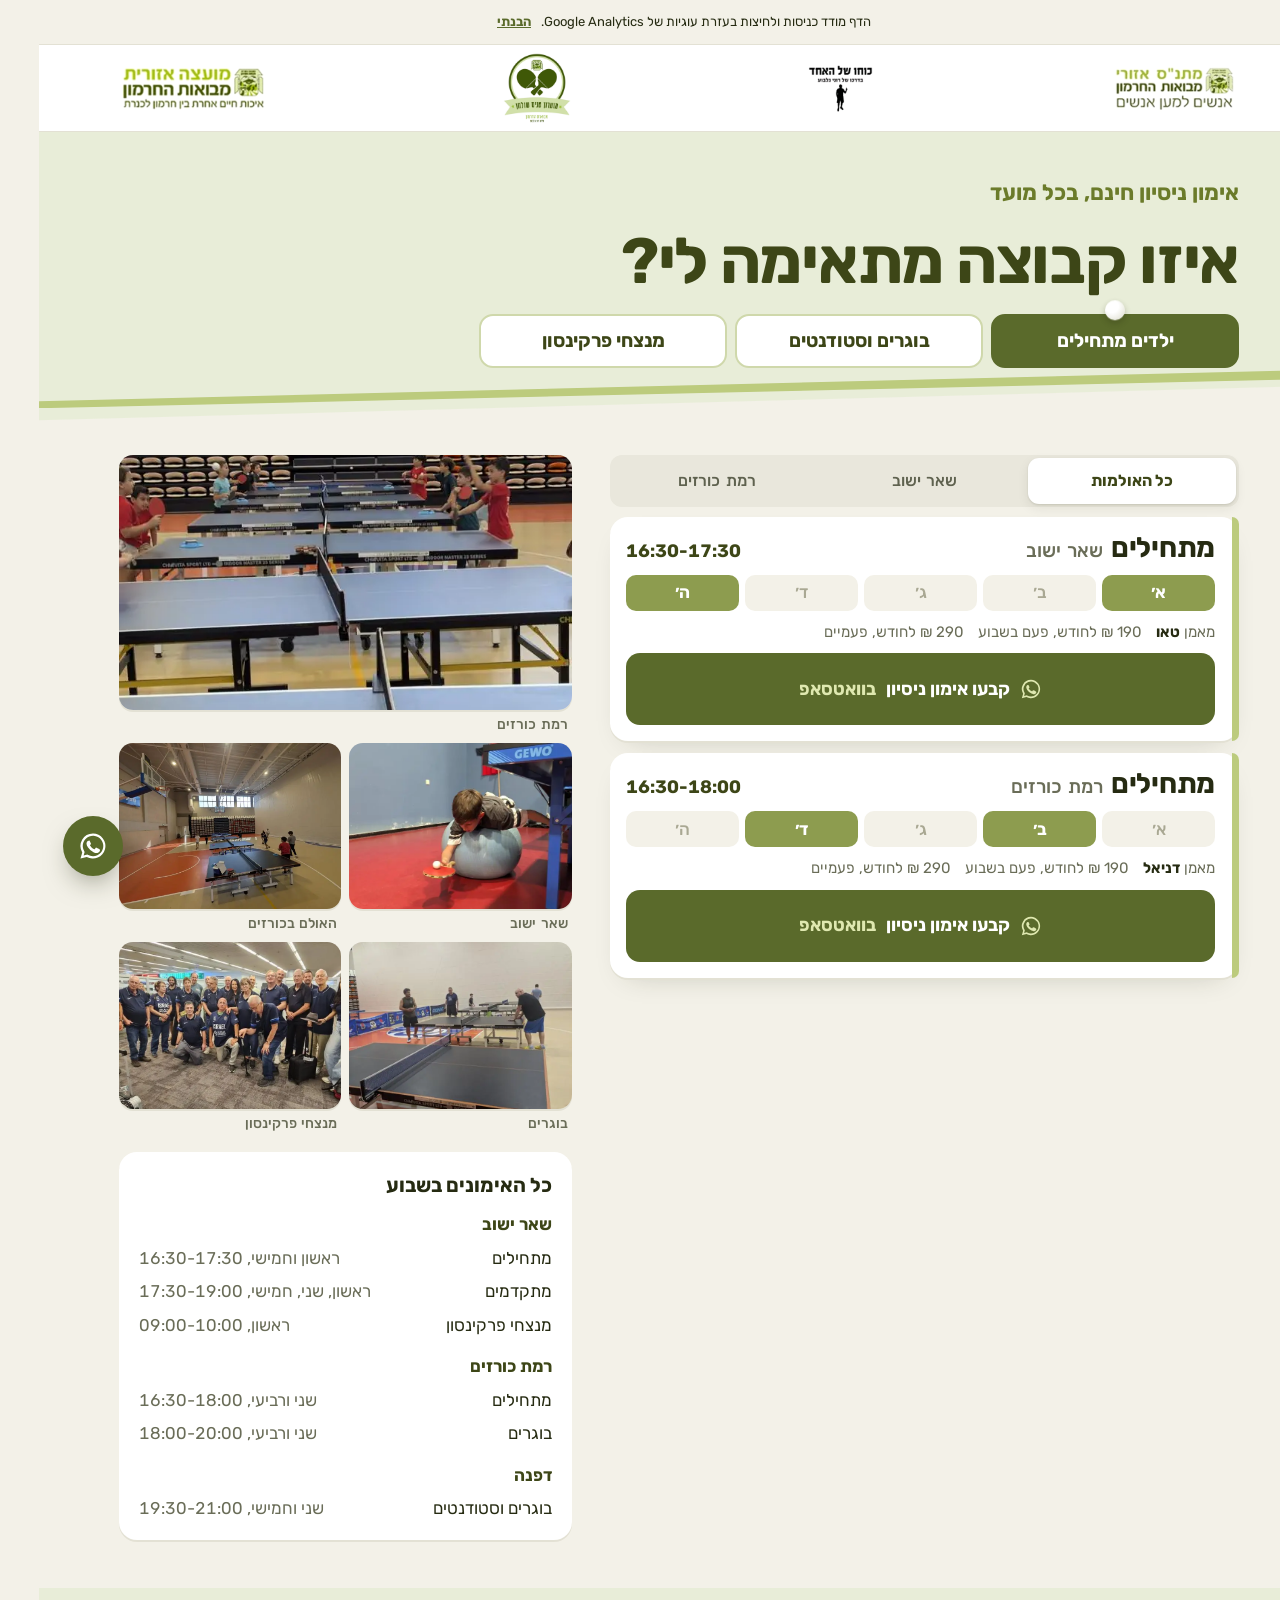
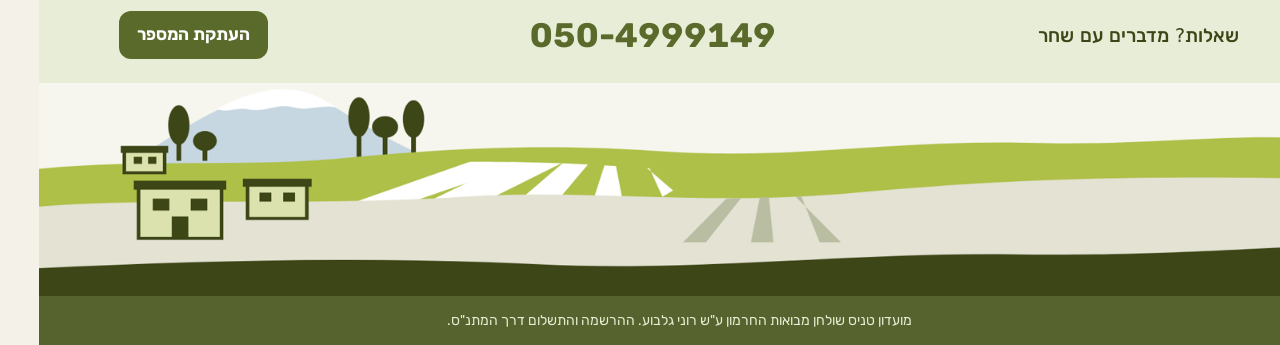
<file: index.html>
<!doctype html>
<html lang="he" dir="rtl">
<head>
<meta charset="utf-8">
<meta name="viewport" content="width=device-width,initial-scale=1,viewport-fit=cover">
<meta name="color-scheme" content="only light">
<meta name="theme-color" content="#e8edd8">
<meta name="description" content="הקבוצות של מועדון טניס שולחן מבואות החרמון: ימים, שעות, מאמנים ומחירים בשאר ישוב, רמת כורזים ודפנה. אימון ניסיון חינם.">
<meta property="og:type" content="website">
<meta property="og:url" content="https://shahar1987.github.io/kvutzot/">
<meta property="og:title" content="איזו קבוצה מתאימה לי?">
<meta property="og:description" content="מועדון טניס שולחן מבואות החרמון. ימים, שעות ומאמנים, אימון ניסיון חינם.">
<meta property="og:image" content="https://shahar1987.github.io/kvutzot/og.jpg">
<meta property="og:image:width" content="1200"><meta property="og:image:height" content="630">
<meta property="og:locale" content="he_IL">
<meta name="twitter:card" content="summary_large_image">
<meta name="twitter:title" content="איזו קבוצה מתאימה לי?">
<meta name="twitter:description" content="מועדון טניס שולחן מבואות החרמון. ימים, שעות ומאמנים, אימון ניסיון חינם.">
<link rel="icon" href="img/logo_club.png">
<link rel="apple-touch-icon" href="icon.png">
<style>body{margin:0}img{max-width:100%}[hidden]{display:none!important}:root{padding-top:env(safe-area-inset-top,0px)}</style>
<title>חוגי טניס שולחן בגליל העליון | מועדון מבואות החרמון</title>
<link rel="canonical" href="https://shahar1987.github.io/kvutzot/">
<!--ld--><script type="application/ld+json">{"@context":"https://schema.org","@type":"SportsClub","name":"מועדון טניס שולחן מבואות החרמון ע\"ש רוני גלבוע","description":"חוגי טניס שולחן לילדים, לבוגרים ולמתמודדים עם פרקינסון בגליל העליון. אימון ניסיון חינם.","url":"https://shahar1987.github.io/kvutzot/","telephone":"+972504999149","image":"https://shahar1987.github.io/kvutzot/og.jpg","logo":"https://shahar1987.github.io/kvutzot/img/logo_club.png","sport":"טניס שולחן","areaServed":"הגליל העליון","address":{"@type":"PostalAddress","addressRegion":"הגליל העליון","addressCountry":"IL"},"location":[{"@type":"Place","name":"שאר ישוב"},{"@type":"Place","name":"רמת כורזים"},{"@type":"Place","name":"דפנה"}],"makesOffer":[{"@type":"Offer","name":"מתחילים, שאר ישוב","description":"ימי ראשון וחמישי, 16:30-17:30. מאמן: טאו. 190 ₪ לחודש, פעם בשבוע; 290 ₪ לחודש, פעמיים.","price":190,"priceCurrency":"ILS"},{"@type":"Offer","name":"מתחילים, רמת כורזים","description":"ימי שני ורביעי, 16:30-18:00. מאמן: דניאל. 190 ₪ לחודש, פעם בשבוע; 290 ₪ לחודש, פעמיים.","price":190,"priceCurrency":"ILS"},{"@type":"Offer","name":"מתקדמים, שאר ישוב","description":"ימי ראשון, שני, חמישי, 17:30-19:00. מאמן: שחר. 290 ₪ לחודש, פעמיים בשבוע; 390 ₪ לחודש, שלוש פעמים.","price":290,"priceCurrency":"ILS"},{"@type":"Offer","name":"בוגרים, רמת כורזים","description":"ימי שני ורביעי, 18:00-20:00. מאמן: דניאל. 190 ₪ לחודש, פעם בשבוע; 290 ₪ לחודש, פעמיים.","price":190,"priceCurrency":"ILS"},{"@type":"Offer","name":"בוגרים וסטודנטים, דפנה","description":"ימי שני וחמישי, 19:30-21:00. מאמן: דור. 190 ₪ לחודש, פעם בשבוע; 290 ₪ לחודש, פעמיים.","price":190,"priceCurrency":"ILS"},{"@type":"Offer","name":"מנצחי פרקינסון, שאר ישוב","description":"ימי ראשון, 09:00-10:00. מאמן: שחר. 100 ₪ לחודש.","price":100,"priceCurrency":"ILS"}]}</script><!--/ld-->
<script>try{if(localStorage.getItem("ck"))document.documentElement.classList.add("ck")}catch{}</script>
<script async src="https://www.googletagmanager.com/gtag/js?id=G-QB526PQR8Q"></script>
<script>window.dataLayer=window.dataLayer||[];function gtag(){dataLayer.push(arguments)}gtag("js",new Date());gtag("config","G-QB526PQR8Q");</script>
<style>
@font-face{font-family:"Rubik";font-weight:400;font-display:swap;src:url([data-uri]) format("woff2");unicode-range:U+0590-05FF,U+200C-2010,U+20AA,U+25CC,U+FB1D-FB4F}
@font-face{font-family:"Rubik";font-weight:500;font-display:swap;src:url([data-uri]) format("woff2");unicode-range:U+0590-05FF,U+200C-2010,U+20AA,U+25CC,U+FB1D-FB4F}
@font-face{font-family:"Rubik";font-weight:700;font-display:swap;src:url([data-uri]) format("woff2");unicode-range:U+0590-05FF,U+200C-2010,U+20AA,U+25CC,U+FB1D-FB4F}
@font-face{font-family:"Rubik";font-weight:400;font-display:swap;src:url([data-uri]) format("woff2");unicode-range:U+0000-00FF,U+2000-206F}
@font-face{font-family:"Rubik";font-weight:700;font-display:swap;src:url([data-uri]) format("woff2");unicode-range:U+0000-00FF,U+2000-206F}

/* Layout: the club's flyer template as a web page. White logo strip, olive title band with the
   lime diagonal, cream body with white side-barred cards, olive CTA bars, Galilee landscape footer.
   Two taps: who (in the band), then WhatsApp (on the card). One light look, like the printed template. */
:root{
  --olive:#3d4617; --olive-2:#4a5520; --lime:#a8bb43; --lime-soft:#f0f3e2;
  --sage:#e8edd8; --sage-line:#cfd8ab; --act:#5a6a2b; --act-2:#4e5d24; --on:#8d9c4f; --stripe:#bccb7d;
  --cream:#f3f1e8; --white:#ffffff; --ink:#262b12; --muted:#6a6d58; --line:#e3e1d4;
  --font:"Rubik",system-ui,-apple-system,"Segoe UI",Arial,sans-serif;
  --r:18px;
  --spring:cubic-bezier(.2,.9,.25,1);
  color-scheme:only light;
}
html{scroll-behavior:smooth}
body{background:var(--cream);color:var(--ink);font-family:var(--font);font-size:17px;line-height:1.5;-webkit-font-smoothing:antialiased;-webkit-tap-highlight-color:transparent;-webkit-text-size-adjust:100%;text-size-adjust:100%}
.in{max-width:1120px;margin:0 auto;padding-left:max(16px,env(safe-area-inset-left,0px));padding-right:max(16px,env(safe-area-inset-right,0px))}

.logos{background:var(--white);border-bottom:1px solid var(--line)}
.logos .in{display:grid;grid-template-columns:repeat(4,auto);justify-content:space-between;align-items:center;gap:10px;padding-block:8px}
.logos img{display:block;height:clamp(28px,6vw,52px);width:auto;max-width:100%;object-fit:contain}
.logos img.club{height:clamp(40px,8vw,70px)}

.band{position:relative;background:var(--sage);color:var(--olive);padding-bottom:clamp(34px,5vw,56px)}
.band::after{content:"";position:absolute;inset-inline:0;bottom:0;height:clamp(20px,3vw,40px);background:linear-gradient(var(--cream),var(--cream)) bottom/100% 0 no-repeat;
  background:var(--cream);clip-path:polygon(0 100%,100% 100%,100% 0,0 calc(100% - 4px))}
.band::before{content:"";position:absolute;inset-inline:0;bottom:clamp(8px,1.4vw,16px);height:clamp(22px,3vw,40px);background:var(--stripe);
  clip-path:polygon(0 calc(100% - 7px),100% 0,100% 9px,0 100%)}
.band .in{position:relative;z-index:1;display:grid;gap:clamp(10px,1.8vw,20px);padding-block:clamp(16px,3.5vw,44px) 0}
.eyebrow{color:#6b7b2a;font-weight:700;font-size:clamp(16px,2.2vw,22px);margin:0}
h1{margin:0;font-weight:700;font-size:clamp(30px,6vw,64px);line-height:1.02;letter-spacing:-.02em;text-wrap:balance}
.who{display:grid;grid-template-columns:repeat(3,minmax(0,1fr));gap:8px;max-width:760px}
.who button{font:inherit;font-weight:700;font-size:clamp(16px,1.9vw,19px);line-height:1.2;color:var(--olive);
  background:var(--white);border:2px solid var(--sage-line);border-radius:14px;min-height:54px;padding:8px 8px;cursor:pointer;
  transition:transform 120ms ease-out,background 160ms ease-out,color 160ms ease-out,border-color 160ms ease-out}
.who button:hover{border-color:var(--on)}
.who button:active{transform:scale(.97)}
.who button[aria-pressed="true"]{background:var(--act);border-color:var(--act);color:var(--white)}
@media (max-width:420px){.who button{font-size:15px}}

main .in{display:grid;grid-template-columns:minmax(0,1.25fr) minmax(0,.9fr);gap:clamp(20px,3vw,40px);align-items:start;padding-block:clamp(10px,2.4vw,32px) clamp(24px,4vw,48px)}
@media (max-width:900px){main .in{grid-template-columns:1fr}}
.pane{scroll-margin-top:12px}

.where{position:relative;display:grid;grid-auto-flow:column;grid-auto-columns:minmax(0,1fr);background:#e9e7dc;border-radius:12px;padding:3px;margin-bottom:10px}
.where[hidden]{display:none}
.where .thumb{position:absolute;left:0;top:3px;bottom:3px;width:0;border-radius:11px;background:var(--white);box-shadow:0 1px 2px rgba(38,43,18,.12),0 4px 12px rgba(38,43,18,.08);
  transition:transform 380ms var(--spring),width 380ms var(--spring)}
.where button{position:relative;z-index:1;font:inherit;font-weight:500;font-size:16px;color:#5f624f;background:none;border:0;border-radius:10px;min-height:46px;cursor:pointer;transition:color 160ms,transform 110ms}
.where button[aria-pressed="true"]{color:var(--olive);font-weight:700}
.where button:active{transform:scale(.97)}

.results{display:grid;gap:12px}
.card{position:relative;background:var(--white);border-radius:var(--r);padding:16px 24px 16px 16px;display:grid;gap:10px;
  box-shadow:0 2px 0 var(--line),0 12px 28px -18px rgba(38,43,18,.28)}
.card::before{content:"";position:absolute;inset-block:0;inset-inline-start:0;width:7px;border-start-start-radius:var(--r);border-end-start-radius:var(--r);background:var(--stripe)}
.card .top{display:flex;align-items:baseline;justify-content:space-between;gap:6px 14px;flex-wrap:wrap}
.card h2{margin:0;font-size:clamp(22px,3vw,28px);line-height:1.1;letter-spacing:-.01em}
.card h2 small{font-size:.68em;font-weight:500;color:var(--muted);margin-inline-start:8px;letter-spacing:0}
.card .when{font-weight:700;font-size:18px;font-variant-numeric:tabular-nums;color:var(--olive)}
.week{display:grid;grid-template-columns:repeat(5,minmax(0,1fr));gap:6px}
.week span{display:grid;place-items:center;height:36px;border-radius:10px;background:var(--cream);color:#a9a893;font-weight:500}
.week span.on{background:var(--on);color:var(--white);font-weight:700}
.facts{display:flex;flex-wrap:wrap;gap:6px 22px;font-size:18px;font-variant-numeric:tabular-nums}
.facts b{font-weight:700}
.price{display:flex;flex-wrap:wrap;gap:2px 14px;color:var(--muted);font-size:15px}
.price b{color:var(--ink);font-weight:700}
.go{display:flex;align-items:center;justify-content:center;gap:10px;background:var(--act);color:var(--white);text-decoration:none;
  font-weight:700;font-size:18px;border-radius:14px;min-height:52px;padding:10px 18px;transition:transform 110ms ease-out,background 160ms}
.go em{font-style:normal;color:#dfe8b0}
.go:hover{background:var(--act-2)}
.go:active{transform:scale(.98)}
.go svg{width:22px;height:22px;flex:none;color:#dfe8b0}
.enter{animation:enter 420ms var(--spring) both}
@keyframes enter{from{opacity:0;transform:translateY(10px)}to{opacity:1;transform:none}}
@media (prefers-reduced-motion:reduce){.enter{animation:fade 180ms ease both}@keyframes fade{from{opacity:0}to{opacity:1}}.where .thumb{transition:none}html{scroll-behavior:auto}}

.side{display:grid;gap:16px;position:sticky;top:16px}
.gallery{display:flex;gap:8px;overflow-x:auto;scroll-snap-type:x mandatory;overscroll-behavior-x:contain;scrollbar-width:none;
  padding-bottom:2px;-webkit-overflow-scrolling:touch}
.gallery::-webkit-scrollbar{display:none}
.gallery figure{flex:none;margin:0;scroll-snap-align:start;display:grid;gap:4px}
.gallery img{display:block;height:150px;width:auto;border-radius:14px;object-fit:cover;box-shadow:0 2px 0 var(--line)}
.gallery .tall img{aspect-ratio:3/4}.gallery .wide img{aspect-ratio:4/3}
.gallery figcaption{font-size:14px;font-weight:500;color:var(--muted);padding-inline:4px}
@media (prefers-reduced-motion:no-preference){.gallery img{transition:transform .25s var(--spring)}.gallery figure:active img{transform:scale(.97)}}
@media (min-width:901px){.gallery{display:grid;grid-template-columns:1fr 1fr;overflow:visible}
  .gallery figure:first-child{grid-column:1/-1}
  .gallery img,.gallery .tall img,.gallery .wide img{width:100%;height:auto;aspect-ratio:4/3}
  .gallery figure:first-child img{aspect-ratio:16/9}}
@media (max-width:900px){.side{position:static}}
.week-all{background:var(--white);border-radius:var(--r);padding:18px 20px;box-shadow:0 2px 0 var(--line)}
.week-all h3{margin:0 0 4px;font-size:20px}
.week-all dl{margin:0;display:grid;gap:8px}
.week-all dt{font-weight:700;color:var(--olive);margin-top:8px}
.week-all dd{margin:0;display:flex;justify-content:space-between;gap:12px;font-variant-numeric:tabular-nums}
.week-all dd span:last-child{color:var(--muted);text-align:left}

.call{background:var(--sage);color:var(--olive)}
.call .in{display:flex;flex-wrap:wrap;align-items:center;justify-content:space-between;gap:12px 20px;padding-block:22px}
.call p{margin:0;font-size:19px;font-weight:500}
.num{font-size:clamp(26px,4vw,34px);font-weight:700;color:var(--act);direction:ltr;unicode-bidi:isolate;user-select:all;font-variant-numeric:tabular-nums}
.copy{font:inherit;font-weight:700;color:var(--white);background:var(--act);border:0;border-radius:12px;min-height:48px;padding:8px 18px;cursor:pointer;transition:transform 110ms}
.copy:active{transform:scale(.97)}
.land{display:block;width:100%;height:auto}
.foot{background:#56632e;color:#e7ecd2;font-size:14px;text-align:center;padding-block:14px}


/* ping-pong ball that hops between choices */
.ball{position:absolute;left:0;top:0;width:20px;height:20px;border-radius:50%;z-index:20;pointer-events:none;
  background:radial-gradient(circle at 35% 30%,#fff 0 35%,#f1f1ea 60%,#d9d9cc 100%);
  box-shadow:0 3px 6px rgba(38,43,18,.28);will-change:transform}
.ball[hidden]{display:none}
.who button,.where button{position:relative}

/* mobile: contact bar in the thumb zone */
.dock{display:none}
@media (max-width:760px){
  .call{display:none}
  .dock{display:flex;position:fixed;z-index:30;inset-inline:0;bottom:0;align-items:center;justify-content:space-between;gap:12px;
    padding:10px max(16px,env(safe-area-inset-right,0px)) calc(10px + env(safe-area-inset-bottom,0px)) max(16px,env(safe-area-inset-left,0px));
    background:rgba(243,241,232,.82);-webkit-backdrop-filter:blur(18px) saturate(160%);backdrop-filter:blur(18px) saturate(160%);
    border-top:1px solid rgba(255,255,255,.6);box-shadow:0 -6px 20px -14px rgba(38,43,18,.35)}
  .dock span{font-weight:500;color:var(--olive)}
  .dock span b{display:block;font-size:20px;direction:ltr;unicode-bidi:isolate;text-align:right;font-variant-numeric:tabular-nums}
  .dock a{display:flex;align-items:center;gap:8px;min-height:48px;padding:0 18px;border-radius:999px;background:var(--white);color:var(--act);
    border:2px solid var(--sage-line);font-weight:700;text-decoration:none;transition:transform 110ms}
  .dock a:active{transform:scale(.97)}
  .dock svg{width:20px;height:20px}
  .dock span{flex:1;min-width:0;font-size:13px;white-space:nowrap}
  .dock span b{font-size:16px}
  .dock{gap:8px}
  .dock a{padding:0 12px}
  .dock a.wa{background:var(--act);border-color:var(--act);color:var(--white)}
  .fab{display:none!important}
  .foot{padding-bottom:calc(84px + env(safe-area-inset-bottom,0px))}
}
/* desktop: round WhatsApp button, bottom-left */
.fab{position:fixed;z-index:30;left:24px;bottom:24px;width:60px;height:60px;border-radius:50%;display:grid;place-items:center;
  background:var(--act);color:var(--white);box-shadow:0 12px 28px -10px rgba(38,43,18,.55);transition:transform 160ms var(--spring)}
.fab svg{width:30px;height:30px}
.fab:hover{transform:translateY(-2px) scale(1.04)}.fab:active{transform:scale(.96)}
@media (prefers-reduced-transparency:reduce){.dock{background:var(--cream);-webkit-backdrop-filter:none;backdrop-filter:none}}
button:focus-visible,a:focus-visible{outline:3px solid var(--on);outline-offset:3px}
.ckbar{margin:0;padding:0 16px;text-align:center;background:var(--cream);color:var(--ink);font-size:13px;border-bottom:1px solid var(--line)}
.ckbar button{font:inherit;font-weight:700;color:var(--act);background:none;border:0;min-height:44px;padding:0 10px;cursor:pointer;text-decoration:underline}
.ck .ckbar{display:none}
</style>

</head>
<body>
<p class="ckbar">הדף מודד כניסות ולחיצות בעזרת עוגיות של Google Analytics.<button type="button" id="ckok">הבנתי</button></p>
<header class="logos">
  <div class="in">
    <img width="320" height="130" src="img/logo_matnas.png" alt="מתנ&quot;ס אזורי מבואות החרמון">
    <img width="215" height="154" src="img/logo_one.png" alt="כוחו של האחד">
    <img class="club" width="391" height="400" src="img/logo_club.png" alt="מועדון טניס שולחן מבואות החרמון ע&quot;ש רוני גלבוע">
    <img width="375" height="130" src="img/logo_council.png" alt="מועצה אזורית מבואות החרמון">
  </div>
</header>

<section class="band">
  <div class="in">
    <p class="eyebrow">אימון ניסיון חינם, בכל מועד</p>
    <h1>איזו קבוצה מתאימה לי?</h1>
    <div class="who" id="who" role="group" aria-label="למי האימון"></div>
  </div>
</section>

<main>
  <div class="in">
    <section class="pane" id="pane" aria-label="הקבוצה שמתאימה">
      <div class="where" id="where" role="group" aria-label="אולם"><span class="thumb" id="thumb"></span></div>
      <div class="results" id="results" aria-live="polite"></div>
    </section>
    <aside class="side">
      <div class="gallery" id="gallery" aria-label="תמונות מהאולמות">
        <figure class="tall"><img loading="lazy" decoding="async" src="img/g_korazim_kids.webp" alt="ילדים מתאמנים באולם רמת כורזים"><figcaption>רמת כורזים</figcaption></figure>
        <figure class="tall"><img loading="lazy" decoding="async" src="img/g_shear_kid.webp" alt="ילד מתאמן עם כדור פיזיו באולם שאר ישוב"><figcaption>שאר ישוב</figcaption></figure>
        <figure class="wide"><img loading="lazy" decoding="async" src="img/g_korazim_hall.webp" alt="האולם ברמת כורזים בזמן אימון"><figcaption>האולם בכורזים</figcaption></figure>
        <figure class="tall"><img loading="lazy" decoding="async" src="img/g_korazim_adults.webp" alt="אימון בוגרים ברמת כורזים"><figcaption>בוגרים</figcaption></figure>
        <figure class="wide"><img loading="lazy" decoding="async" src="img/pk.webp" alt="קבוצת מנצחי פרקינסון של המועדון"><figcaption>מנצחי פרקינסון</figcaption></figure>
      </div>
      <div class="week-all" id="weekall"><!--week--><h3>כל האימונים בשבוע</h3><dl><dt>שאר ישוב</dt><dd><span>מתחילים</span><span>ראשון וחמישי, 16:30-17:30</span></dd><dd><span>מתקדמים</span><span>ראשון, שני, חמישי, 17:30-19:00</span></dd><dd><span>מנצחי פרקינסון</span><span>ראשון, 09:00-10:00</span></dd><dt>רמת כורזים</dt><dd><span>מתחילים</span><span>שני ורביעי, 16:30-18:00</span></dd><dd><span>בוגרים</span><span>שני ורביעי, 18:00-20:00</span></dd><dt>דפנה</dt><dd><span>בוגרים וסטודנטים</span><span>שני וחמישי, 19:30-21:00</span></dd></dl><!--/week--></div>
    </aside>
  </div>
</main>

<section class="call">
  <div class="in">
    <p>שאלות? מדברים עם שחר</p>
    <span class="num" id="phone">050-4999149</span>
    <button class="copy" id="copy" type="button">העתקת המספר</button>
  </div>
</section>
<img class="land" width="1600" height="267" loading="lazy" decoding="async" src="img/land.png" alt="">
<div class="foot"><div class="in">מועדון טניס שולחן מבואות החרמון ע"ש רוני גלבוע. ההרשמה והתשלום דרך המתנ"ס.</div></div>

<span class="ball" id="ball" hidden aria-hidden="true"></span>
<a class="fab" href="https://wa.me/972504999149?text=%D7%A9%D7%9C%D7%95%D7%9D%20%D7%A9%D7%97%D7%A8%2C%20%D7%A8%D7%90%D7%99%D7%AA%D7%99%20%D7%90%D7%AA%20%D7%93%D7%A3%20%D7%94%D7%A7%D7%91%D7%95%D7%A6%D7%95%D7%AA%20%D7%95%D7%90%D7%A9%D7%9E%D7%97%20%D7%9C%D7%A4%D7%A8%D7%98%D7%99%D7%9D%20%D7%A2%D7%9C%20%D7%90%D7%99%D7%9E%D7%95%D7%9F%20%D7%A0%D7%99%D7%A1%D7%99%D7%95%D7%9F." target="_blank" rel="noopener" aria-label="וואטסאפ לשחר"><svg viewBox="0 0 24 24" aria-hidden="true" fill="currentColor"><path d="M12 2a10 10 0 0 0-8.6 15.1L2 22l5-1.3A10 10 0 1 0 12 2zm0 18.2a8.2 8.2 0 0 1-4.2-1.2l-.3-.2-3 .8.8-2.9-.2-.3A8.2 8.2 0 1 1 12 20.2zm4.5-6.1c-.2-.1-1.5-.7-1.7-.8s-.4-.1-.6.1-.6.8-.8 1-.3.2-.5.1a6.7 6.7 0 0 1-3.3-2.9c-.3-.4.3-.4.7-1.3.1-.2 0-.3 0-.4l-.8-1.8c-.2-.5-.4-.4-.6-.4h-.5a1 1 0 0 0-.7.3 3 3 0 0 0-.9 2.2 5.2 5.2 0 0 0 1.1 2.7 11.8 11.8 0 0 0 4.5 4c1.7.7 2.4.8 3.2.6a2.8 2.8 0 0 0 1.8-1.3 2.3 2.3 0 0 0 .2-1.3c-.1-.1-.3-.2-.5-.3z"/></svg></a>
<nav class="dock" aria-label="יצירת קשר">
  <span>שחר<b>050-4999149</b></span>
  <a class="wa" href="https://wa.me/972504999149?text=%D7%A9%D7%9C%D7%95%D7%9D%20%D7%A9%D7%97%D7%A8%2C%20%D7%A8%D7%90%D7%99%D7%AA%D7%99%20%D7%90%D7%AA%20%D7%93%D7%A3%20%D7%94%D7%A7%D7%91%D7%95%D7%A6%D7%95%D7%AA%20%D7%95%D7%90%D7%A9%D7%9E%D7%97%20%D7%9C%D7%A4%D7%A8%D7%98%D7%99%D7%9D%20%D7%A2%D7%9C%20%D7%90%D7%99%D7%9E%D7%95%D7%9F%20%D7%A0%D7%99%D7%A1%D7%99%D7%95%D7%9F." target="_blank" rel="noopener"><svg viewBox="0 0 24 24" aria-hidden="true" fill="currentColor"><path d="M12 2a10 10 0 0 0-8.6 15.1L2 22l5-1.3A10 10 0 1 0 12 2zm0 18.2a8.2 8.2 0 0 1-4.2-1.2l-.3-.2-3 .8.8-2.9-.2-.3A8.2 8.2 0 1 1 12 20.2zm4.5-6.1c-.2-.1-1.5-.7-1.7-.8s-.4-.1-.6.1-.6.8-.8 1-.3.2-.5.1a6.7 6.7 0 0 1-3.3-2.9c-.3-.4.3-.4.7-1.3.1-.2 0-.3 0-.4l-.8-1.8c-.2-.5-.4-.4-.6-.4h-.5a1 1 0 0 0-.7.3 3 3 0 0 0-.9 2.2 5.2 5.2 0 0 0 1.1 2.7 11.8 11.8 0 0 0 4.5 4c1.7.7 2.4.8 3.2.6a2.8 2.8 0 0 0 1.8-1.3 2.3 2.3 0 0 0 .2-1.3c-.1-.1-.3-.2-.5-.3z"/></svg>וואטסאפ</a>
  <a href="tel:+972504999149"><svg viewBox="0 0 24 24" aria-hidden="true" fill="currentColor"><path d="M6.6 10.8a15.2 15.2 0 0 0 6.6 6.6l2.2-2.2a1 1 0 0 1 1-.25 11.4 11.4 0 0 0 3.6.57 1 1 0 0 1 1 1V20a1 1 0 0 1-1 1A17 17 0 0 1 3 4a1 1 0 0 1 1-1h3.5a1 1 0 0 1 1 1c0 1.25.2 2.45.57 3.57a1 1 0 0 1-.25 1z"/></svg>חיוג</a>
</nav>
<script>
const PHONE = "972504999149";
const DAYS = ["א׳", "ב׳", "ג׳", "ד׳", "ה׳"];
const DAYNAMES = ["ראשון", "שני", "שלישי", "רביעי", "חמישי"];
const WHO = [
  { id: "kids", label: "ילדים מתחילים" },
  { id: "adults", label: "בוגרים וסטודנטים" },
  { id: "pk", label: "מנצחי פרקינסון" },
];
const HALLS = { shear: "שאר ישוב", korazim: "רמת כורזים", dafna: "דפנה" };
// After changing GROUPS run: node sync.mjs (updates the static weekly list and the JSON-LD)
const GROUPS = [
  { who: "kids", hall: "shear", name: "מתחילים", days: [0, 4], hours: "16:30-17:30", coach: "טאו", price: ["190 ₪ לחודש, פעם בשבוע", "290 ₪ לחודש, פעמיים"] },
  { who: "kids", hall: "korazim", name: "מתחילים", days: [1, 3], hours: "16:30-18:00", coach: "דניאל", price: ["190 ₪ לחודש, פעם בשבוע", "290 ₪ לחודש, פעמיים"] },
  { who: "advanced", hall: "shear", name: "מתקדמים", days: [0, 1, 4], hours: "17:30-19:00", coach: "שחר", price: ["290 ₪ לחודש, פעמיים בשבוע", "390 ₪ לחודש, שלוש פעמים"] },
  { who: "adults", hall: "korazim", name: "בוגרים", days: [1, 3], hours: "18:00-20:00", coach: "דניאל", price: ["190 ₪ לחודש, פעם בשבוע", "290 ₪ לחודש, פעמיים"] },
  { who: "adults", hall: "dafna", name: "בוגרים וסטודנטים", the: "הבוגרים והסטודנטים", days: [1, 4], hours: "19:30-21:00", coach: "דור", price: ["190 ₪ לחודש, פעם בשבוע", "290 ₪ לחודש, פעמיים"] },
  { who: "pk", hall: "shear", name: "מנצחי פרקינסון", days: [0], hours: "09:00-10:00", coach: "שחר", price: ["100 ₪ לחודש"] },
];
const WA = '<svg viewBox="0 0 24 24" aria-hidden="true" fill="currentColor"><path d="M12 2a10 10 0 0 0-8.6 15.1L2 22l5-1.3A10 10 0 1 0 12 2zm0 18.2a8.2 8.2 0 0 1-4.2-1.2l-.3-.2-3 .8.8-2.9-.2-.3A8.2 8.2 0 1 1 12 20.2zm4.5-6.1c-.2-.1-1.5-.7-1.7-.8s-.4-.1-.6.1-.7.8-.8 1-.3.2-.5.1a6.7 6.7 0 0 1-3.3-2.9c-.2-.4.2-.4.7-1.3a.5.5 0 0 0 0-.4l-.8-1.8c-.2-.5-.4-.4-.6-.4h-.5a1 1 0 0 0-.7.3 3 3 0 0 0-.9 2.2 5.2 5.2 0 0 0 1.1 2.8 11.9 11.9 0 0 0 4.6 4c1.7.7 2.4.8 3.2.7a2.8 2.8 0 0 0 1.9-1.3 2.3 2.3 0 0 0 .1-1.3c0-.1-.2-.2-.4-.3z"/></svg>';

const dayText = (g) => { const n = g.days.map((d) => DAYNAMES[d]); return n.length > 2 ? n.join(", ") : n.join(" ו"); };
const calm = () => matchMedia("(prefers-reduced-motion: reduce)").matches;

let who = "kids", where = "all";
try { const s = JSON.parse(localStorage.getItem("pick") || "{}"); if (WHO.some((w) => w.id === s.who)) who = s.who; } catch {}

function waLink(g) {
  const at = "ב" + HALLS[g.hall], when = `${dayText(g)}, ${g.hours}`;
  const text = g.who === "pk"
    ? `שלום שחר, אשמח להגיע לאימון ניסיון בקבוצת מנצחי פרקינסון ${at} (${when}).`
    : g.who === "adults"
      ? `שלום שחר, אשמח להגיע לאימון ניסיון בקבוצת ${g.the || "ה" + g.name} ${at} (${when}).`
      : `שלום שחר, אשמח לתאם אימון ניסיון לילד/ה שלי בקבוצת ה${g.name} ${at} (${when}).`;
  return `https://wa.me/${PHONE}?text=${encodeURIComponent(text)}`;
}

function renderWho() {
  const box = document.getElementById("who");
  box.innerHTML = "";
  for (const w of WHO) {
    const b = document.createElement("button");
    b.type = "button"; b.id = "who-" + w.id; b.textContent = w.label;
    b.setAttribute("aria-pressed", String(w.id === who));
    b.addEventListener("click", () => {
      who = w.id; where = "all";
      try { localStorage.setItem("pick", JSON.stringify({ who })); } catch {}
      renderWho(); renderResults();
      hop(document.getElementById("who-" + w.id));
      const pane = document.getElementById("pane"), y = pane.getBoundingClientRect().top;
      if (y > innerHeight * .6 || y < 0) pane.scrollIntoView({ behavior: calm() ? "auto" : "smooth", block: "start" });
    });
    box.append(b);
  }
}

function placeThumb() {
  const box = document.getElementById("where"), thumb = document.getElementById("thumb");
  const on = box.querySelector('button[aria-pressed="true"]');
  if (!on) return;
  thumb.style.width = on.offsetWidth + "px";
  thumb.style.transform = `translateX(${on.offsetLeft}px)`;
}

function renderWhere(halls) {
  const box = document.getElementById("where");
  box.querySelectorAll("button").forEach((b) => b.remove());
  box.hidden = halls.length < 2;
  if (box.hidden) return;
  for (const [id, label] of [["all", "כל האולמות"], ...halls.map((h) => [h, HALLS[h]])]) {
    const b = document.createElement("button");
    b.type = "button"; b.id = "where-" + id; b.textContent = label;
    b.setAttribute("aria-pressed", String(id === where));
    b.addEventListener("click", () => {
      where = id;
      box.querySelectorAll("button").forEach((x) => x.setAttribute("aria-pressed", String(x === b)));
      placeThumb(); renderCards(); hop(b);
    });
    box.append(b);
  }
  requestAnimationFrame(placeThumb);
}

function card(g, i) {
  const a = document.createElement("article");
  a.className = "card enter";
  a.style.animationDelay = i * 60 + "ms";
  a.innerHTML = `<div class="top"><h2>${g.name}<small>${HALLS[g.hall]}</small></h2><span class="when">${g.hours}</span></div>
    <div class="week" aria-label="ימי אימון: ${dayText(g)}">${DAYS.map((d, k) => `<span class="${g.days.includes(k) ? "on" : ""}">${d}</span>`).join("")}</div>
    <div class="price"><span>מאמן <b>${g.coach}</b></span>${g.price.map((p) => `<span>${p}</span>`).join("")}</div>
    <a class="go" href="${waLink(g)}" target="_blank" rel="noopener">${WA}קבעו אימון ניסיון <em>בוואטסאפ</em></a>`;
  return a;
}


// The ball: hops on an arc from wherever it is now to the chosen button, lands with a small squash.
const ball = document.getElementById("ball");
let ballAnim = null;
function spot(el) {
  const r = el.getBoundingClientRect();
  return { x: r.left + r.width / 2 - 10 + scrollX, y: r.top - 14 + scrollY };
}
function current() {
  const r = ball.getBoundingClientRect();
  return { x: r.left + scrollX, y: r.top + scrollY };
}
function hop(el, first) {
  if (!el) return;
  const to = spot(el);
  const reduce = calm();
  const from = ball.hidden ? (first ? { x: to.x, y: to.y - 140 } : to) : current();
  ball.hidden = false;
  if (ballAnim) ballAnim.cancel();
  if (reduce) { ball.style.transform = `translate(${to.x}px,${to.y}px)`; return; }
  const dx = to.x - from.x, dy = to.y - from.y, dist = Math.hypot(dx, dy);
  const lift = first ? 0 : Math.min(140, Math.max(46, dist * 0.45));
  const frames = [];
  const N = 14;
  for (let i = 0; i <= N; i++) {
    const t = i / N;
    const x = from.x + dx * t;
    const y = first ? from.y + dy * (t * t) : from.y + dy * t - lift * 4 * t * (1 - t);
    frames.push({ transform: `translate(${x}px,${y}px)`, offset: t * 0.78 });
  }
  frames.push({ transform: `translate(${to.x}px,${to.y + 3}px) scale(1.25,.72)`, offset: 0.86 });
  frames.push({ transform: `translate(${to.x}px,${to.y - (first ? 26 : 8)}px) scale(.94,1.06)`, offset: 0.94 });
  frames.push({ transform: `translate(${to.x}px,${to.y}px)`, offset: 1 });
  ballAnim = ball.animate(frames, { duration: first ? 900 : 560, easing: "linear", fill: "forwards" });
  ballAnim.onfinish = () => { ball.style.transform = `translate(${to.x}px,${to.y}px)`; };
}
const pressed = (id) => document.querySelector(`#${id} button[aria-pressed="true"]`);
addEventListener("resize", () => { const el = pressed("who"); if (el) { if (ballAnim) ballAnim.cancel(); const p = spot(el); ball.style.transform = `translate(${p.x}px,${p.y}px)`; } });

const mine = () => GROUPS.filter((g) => g.who === who);
function renderCards() {
  const box = document.getElementById("results");
  box.innerHTML = "";
  mine().filter((g) => where === "all" || g.hall === where).forEach((g, i) => box.append(card(g, i)));
}
function renderResults() { renderWhere([...new Set(mine().map((g) => g.hall))]); renderCards(); }

document.getElementById("copy").addEventListener("click", (e) => {
  const btn = e.currentTarget;
  navigator.clipboard.writeText("050-4999149").then(() => { btn.textContent = "הועתק"; }).catch(() => {
    const r = document.createRange(); r.selectNodeContents(document.getElementById("phone"));
    const s = getSelection(); s.removeAllRanges(); s.addRange(r);
  });
});
addEventListener("click", (e) => {
  const a = e.target.closest('a[href^="https://wa.me"],a[href^="tel:"]');
  if (a) gtag("event", a.protocol === "tel:" ? "click_phone" : "click_whatsapp");
});
document.getElementById("ckok").addEventListener("click", () => {
  document.documentElement.classList.add("ck");
  try { localStorage.setItem("ck", "1"); } catch {}
});
addEventListener("resize", placeThumb);
document.documentElement.dir = "rtl"; document.documentElement.lang = "he";
renderWho(); renderResults();
requestAnimationFrame(() => setTimeout(() => hop(pressed("who"), true), 250));
</script>

</body>
</html>
</file>
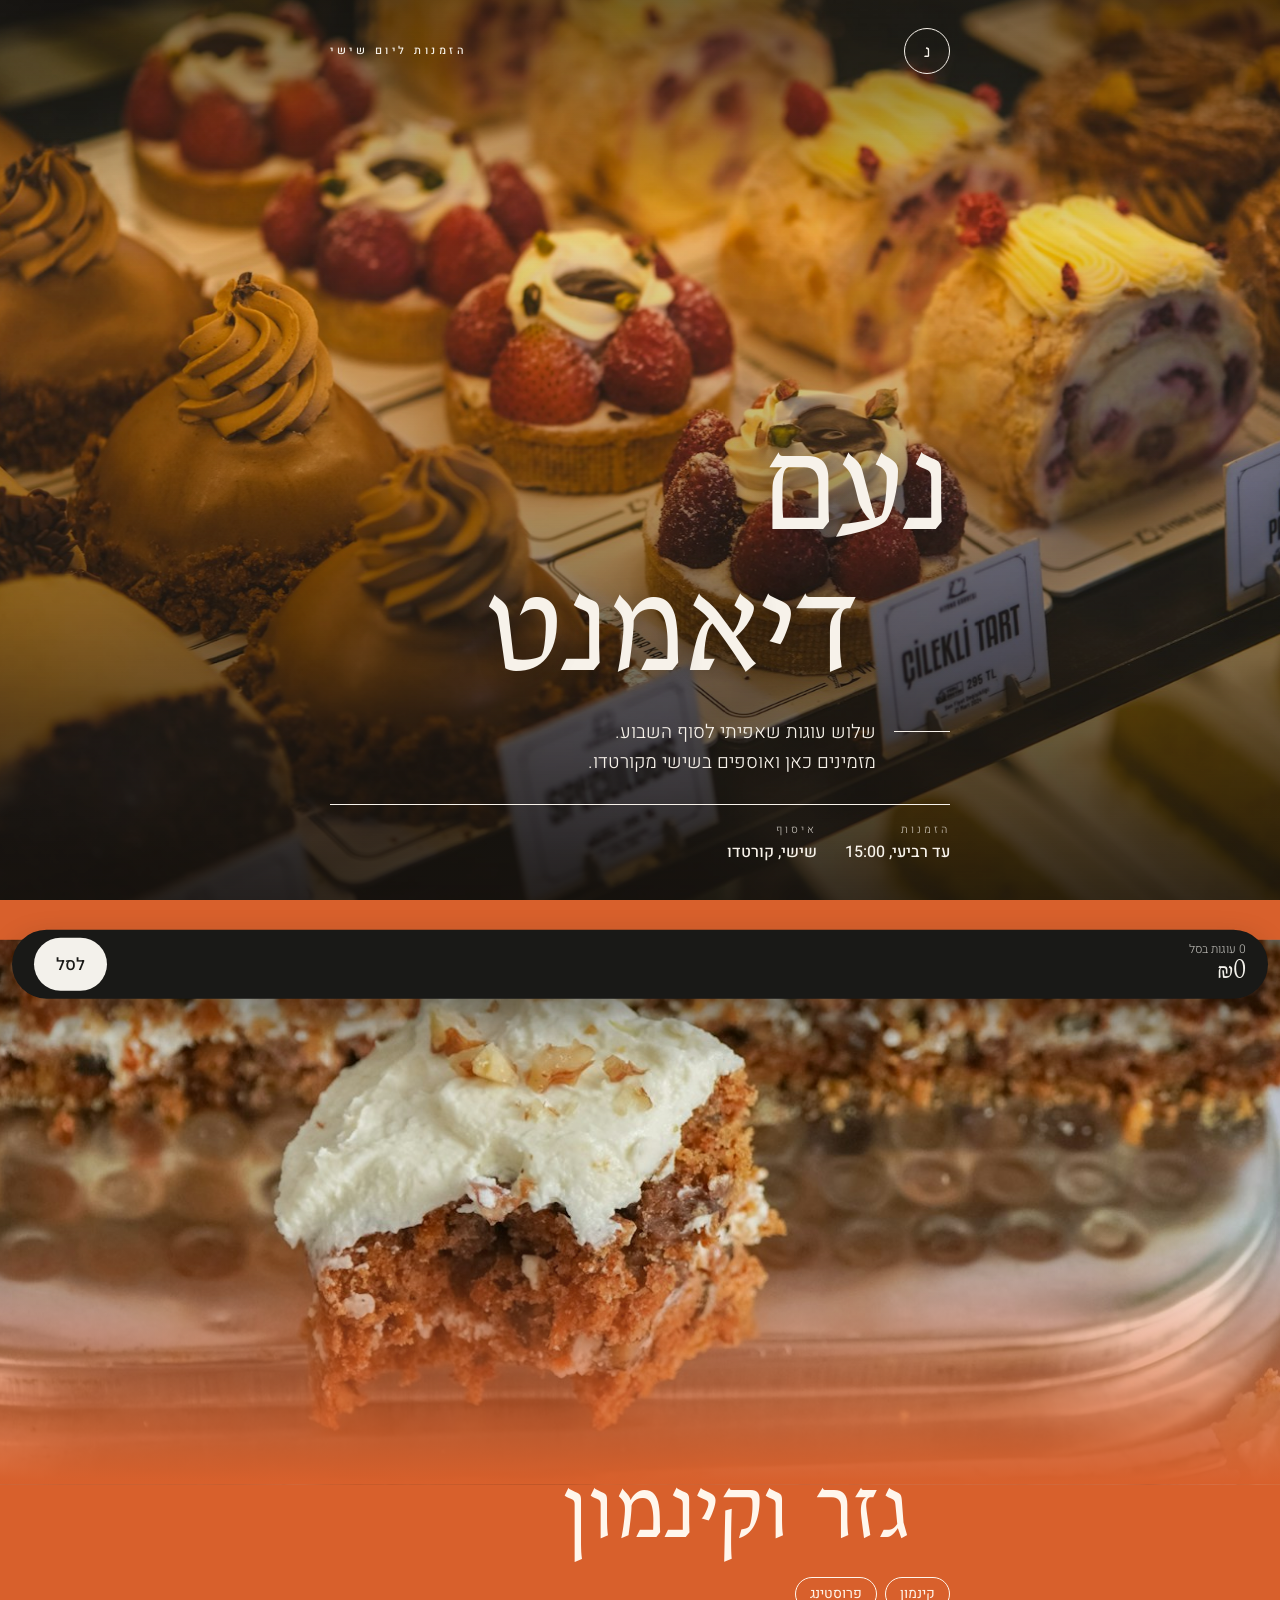
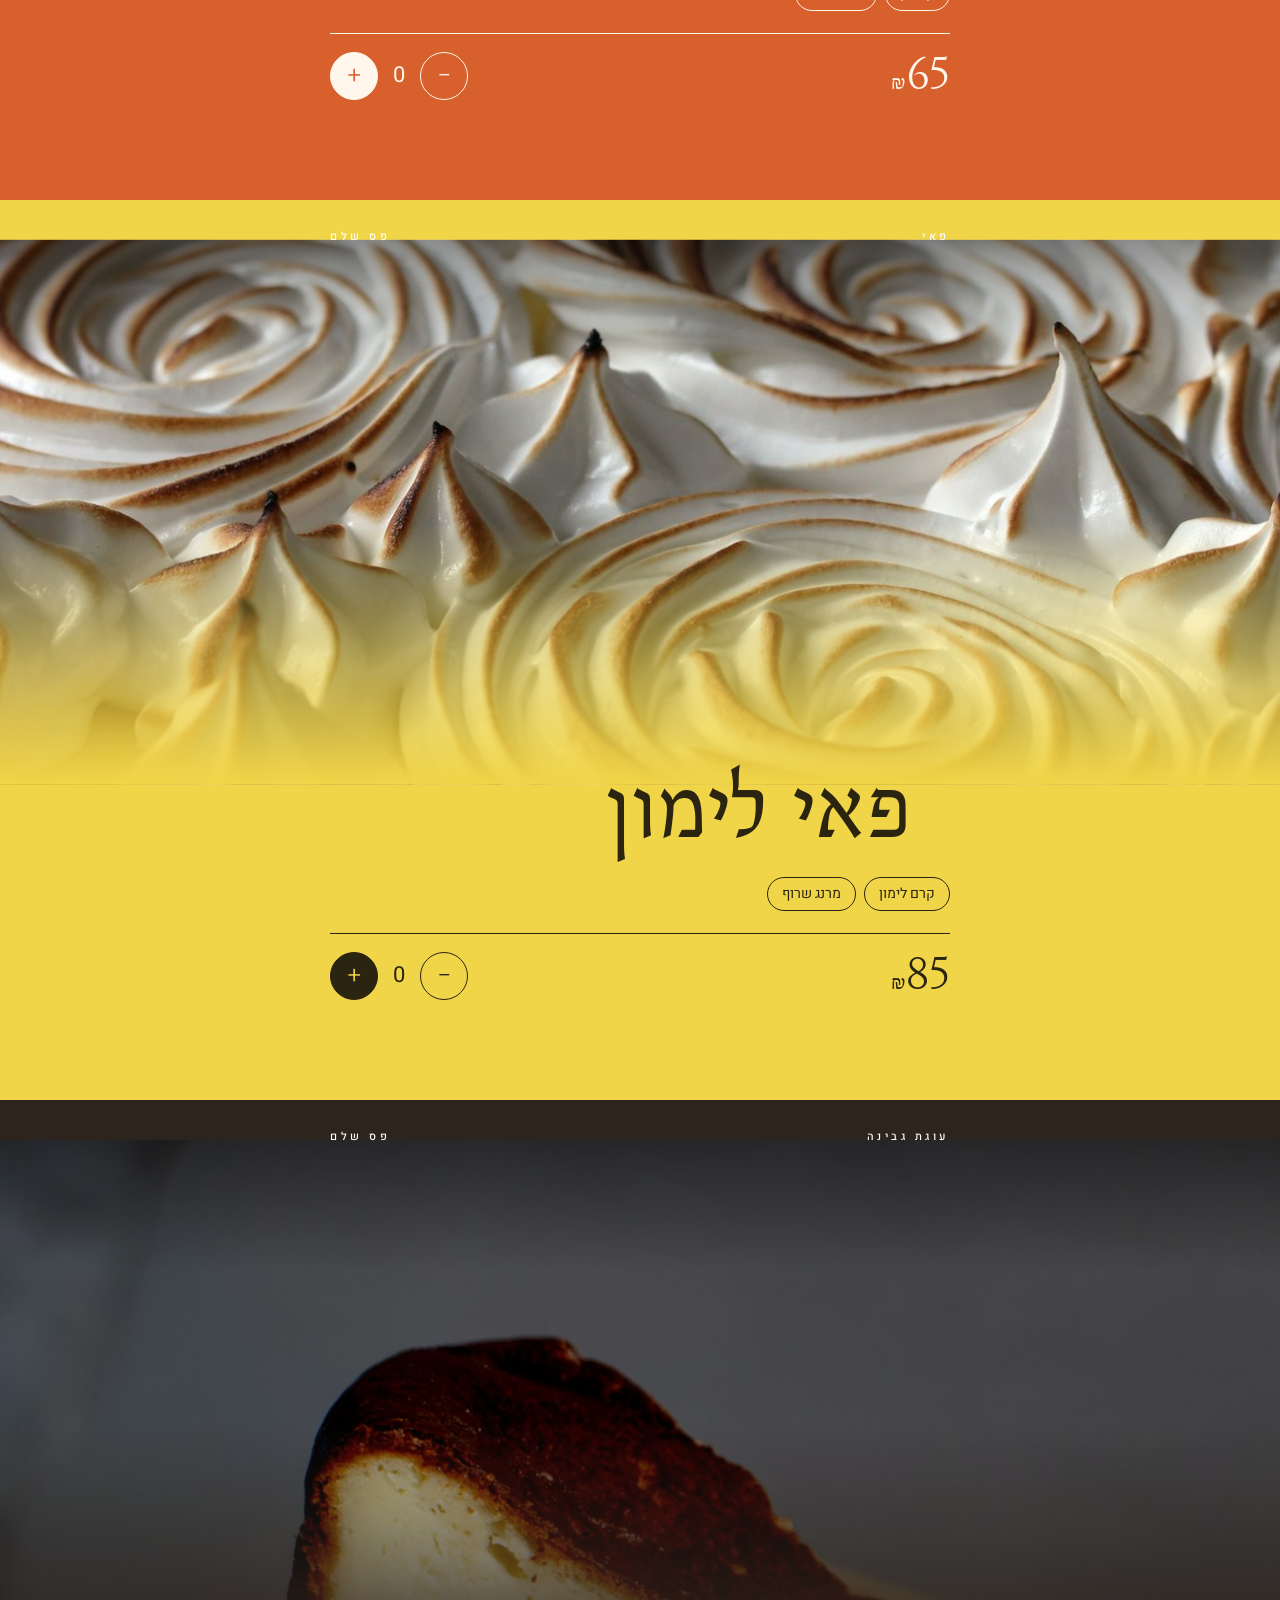
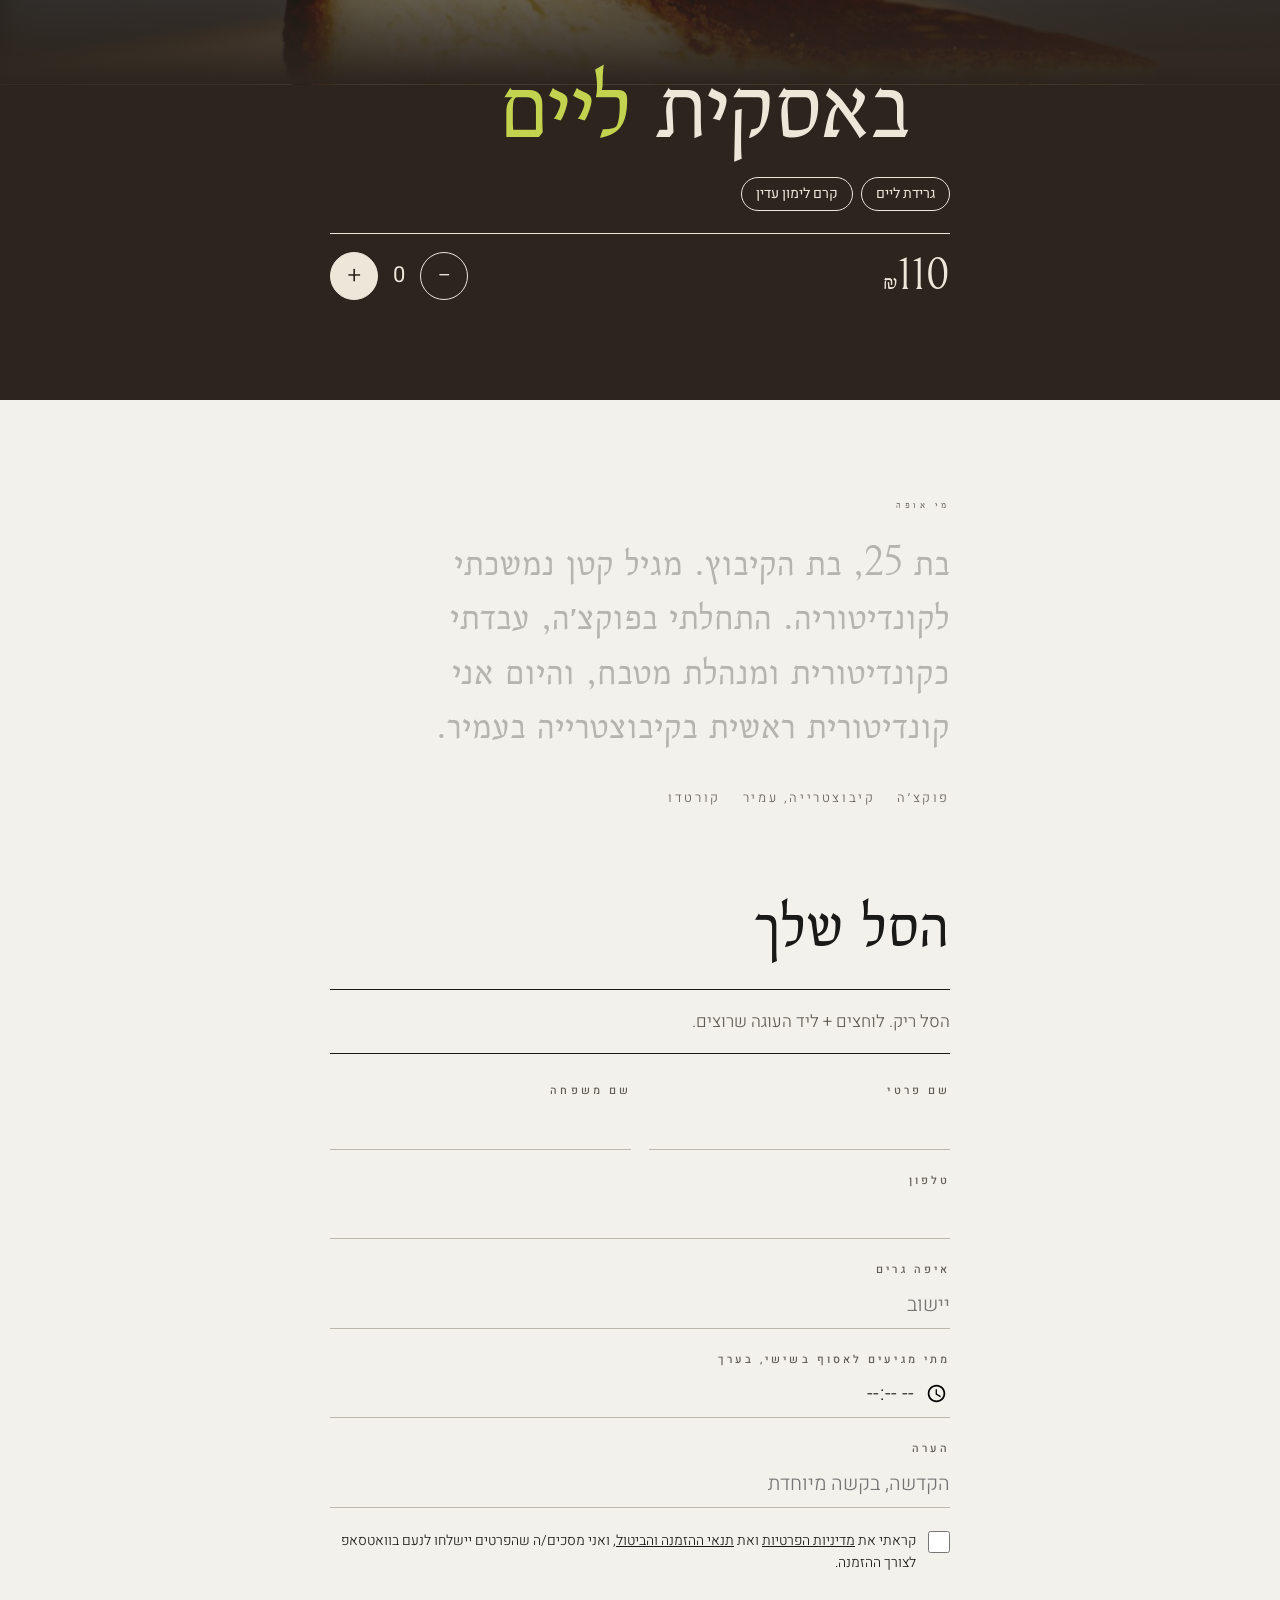
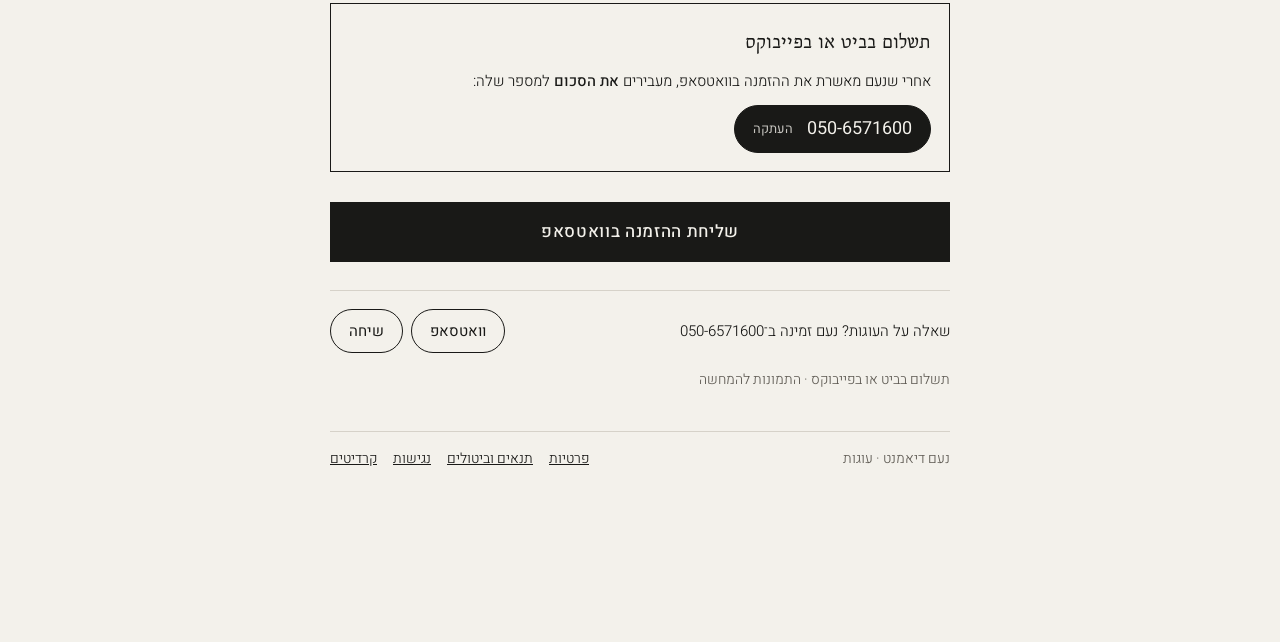
<file: noam/index.html>
<!doctype html>
<html lang="he" dir="rtl">
<head>
<meta charset="utf-8">
<meta name="viewport" content="width=device-width,initial-scale=1,viewport-fit=cover">
<meta name="theme-color" content="#1e1a16">
<meta name="description" content="שלוש עוגות של נעם דיאמנט. מזמינים עד רביעי ב־15:00, אוספים בשישי מקורטדו.">
<meta property="og:title" content="נעם דיאמנט · הזמנות ליום שישי">
<meta property="og:description" content="שלוש עוגות. מזמינים עד רביעי ב־15:00, אוספים בשישי מקורטדו.">
<meta property="og:image" content="https://shahar1987.github.io/kvutzot/noam/og.jpg?v=2">
<meta property="og:type" content="website">
<meta property="og:locale" content="he_IL">
<title>נעם דיאמנט עוגות</title>
<link rel="stylesheet" href="fonts/fonts.css">
<style>
html,body{margin:0}
/* layout: four full-screen colour fields, one per cake, that stack over each other on scroll; a quiet paper frame around them */
:root{
  --paper:#f3f1eb; --ink:#191917; --soft:#5f5b54;
  --carrot:#d8602c; --cinnamon:#7b4127; --lemon:#f1d548; --basque:#2c241d; --lime:#c3d34f;
  --display:"Bellefair","Frank Ruhl Libre",Georgia,serif;
  --text:"Heebo","Assistant",system-ui,sans-serif;
  color-scheme:light;
}
*{box-sizing:border-box}
body{margin:0;background:var(--paper);color:var(--ink);font-family:var(--text);font-weight:300;font-size:17px;line-height:1.6;overflow-x:hidden}
.pad{padding-left:max(22px,env(safe-area-inset-left,0px));padding-right:max(22px,env(safe-area-inset-right,0px))}
.in{max-width:620px;margin:0 auto}
h1,h2,h3{font-family:var(--display);font-weight:400;margin:0;text-wrap:balance}
.label{font-size:11px;letter-spacing:.32em;font-weight:500}

/* top */
.top{display:flex;justify-content:space-between;align-items:center;padding-block:22px}
.mark{width:46px;height:46px;border-radius:50%;border:1px solid currentColor;display:grid;place-items:center;font-family:var(--display);font-size:22px;line-height:1;transform:rotate(calc(var(--hp,0)*-120deg))}

/* hero: full-screen vitrine photo that slowly zooms and darkens while the cakes slide over it */
.hero-wrap{position:sticky;top:0;height:100svh;overflow:hidden;background:#1e1a16;color:#f7f2ea}
.hero-bg{position:absolute;inset:0;background-size:cover;background-position:center;transform:scale(calc(1.06 + var(--hp,0)*.14));filter:brightness(calc(.92 - var(--hp,0)*.45))}
.hero-wrap::after{content:"";position:absolute;inset:0;background:linear-gradient(180deg,rgba(20,16,12,.55) 0,rgba(20,16,12,0) 26%,rgba(20,16,12,.15) 45%,rgba(20,16,12,.85) 100%)}
.hero-in{position:relative;z-index:1;height:100%;display:flex;flex-direction:column;justify-content:space-between;padding-block:max(6px,env(safe-area-inset-top,0px)) 34px}
.hero-in .in{width:100%}
.js .hero-bg{animation:settle 2.2s cubic-bezier(.2,.7,.1,1) both}
@keyframes settle{from{opacity:0}to{opacity:1}}
.hero{display:grid;gap:26px}
.name{text-shadow:0 2px 24px rgba(0,0,0,.3);font-size:clamp(84px,27vw,168px);line-height:.84;letter-spacing:-.02em}
.name>span{display:block}
.name>span:last-child{padding-right:.55em}
.js .name i{display:inline-block;font-style:normal;animation:rise 1s cubic-bezier(.2,.7,.1,1) both;animation-delay:calc(var(--i)*60ms + 150ms)}
@keyframes rise{from{transform:translateY(.5em);opacity:0}to{transform:none;opacity:1}}
.lede{display:grid;grid-template-columns:auto 1fr;gap:18px;align-items:start}
.lede .line{width:56px;height:1px;background:currentColor;margin-top:14px;transform-origin:right;transform:scaleX(calc(1 - var(--hp,0)))}
.lede p{margin:0;font-size:19px;max-width:28ch}
.facts{display:flex;gap:28px;flex-wrap:wrap;border-top:1px solid currentColor;padding-top:16px}
.facts div{display:grid;gap:2px}
.facts b{font-weight:500;font-size:16px}
.facts span{font-size:11px;letter-spacing:.28em;opacity:.75}

/* cake fields */
.field{position:sticky;top:0;min-height:100svh;overflow:hidden;display:flex;flex-direction:column;justify-content:flex-start;padding-block:max(28px,env(safe-area-inset-top,0px)) calc(100px + env(safe-area-inset-bottom,0px));color:var(--fg);background:var(--bg)}
.field .in{width:100%;position:relative;z-index:1}
.f1{--bg:var(--carrot);--fg:#fff6ec;--shape:#e98a4f}
.f2{--bg:var(--cinnamon);--fg:#f6e7d9;--shape:#93573a}
.f3{--bg:var(--lemon);--fg:#2a2410;--shape:#f7e47e}
.f4{--bg:var(--basque);--fg:#efe6da;--shape:#3c3128;--hi:var(--lime)}
.f-photo{position:absolute;inset:0 0 auto 0;height:56%;background-size:cover;background-position:center;transform:translateY(calc((1 - var(--sp,1))*60px)) scale(1.08)}
.f-photo::before{content:"";position:absolute;inset:0;background:linear-gradient(180deg,rgba(0,0,0,.45) 0,transparent 24%,transparent 52%,var(--bg) 100%)}
.disc{display:none;position:absolute;z-index:0;width:min(150vw,900px);aspect-ratio:1;border-radius:50%;left:-38%;bottom:-40%;
  background:conic-gradient(from calc(var(--sp,0)*90deg),var(--bg) 0 38deg,var(--shape) 0 360deg);transform:rotate(calc(var(--sp,0)*-40deg))}
.f-head{display:flex;justify-content:space-between;align-items:baseline}
.f-head .label{color:#fff}
.f-body{display:grid;gap:22px;margin-top:auto;padding-bottom:22px}
.f-body h3{font-size:clamp(58px,17vw,108px);line-height:.9;letter-spacing:-.015em;transform:translateX(calc((1 - var(--sp,1))*-40px))}
.f-body h3 em{font-style:normal;color:var(--hi,inherit)}
.tags{display:flex;flex-wrap:wrap;gap:8px;list-style:none;padding:0;margin:0}
.tags li{border:1px solid currentColor;border-radius:999px;padding:5px 14px;font-size:14px;font-weight:400}
.f-foot{display:flex;justify-content:space-between;align-items:center;gap:16px;border-top:1px solid currentColor;padding-top:18px}
.price{font-family:var(--display);font-size:46px;line-height:1;font-variant-numeric:tabular-nums}
.price small{font-size:.5em;margin-left:2px}
.qty{display:flex;align-items:center;gap:6px}
.qty button{width:48px;height:48px;border-radius:50%;border:1px solid currentColor;background:transparent;color:inherit;font:300 24px/1 var(--text);cursor:pointer;transition:transform .15s}
.qty button:active{transform:scale(.92)}
.qty button.add{background:var(--fg);color:var(--bg);border-color:var(--fg)}
.qty output{min-width:30px;text-align:center;font-size:22px;font-weight:400;font-variant-numeric:tabular-nums}

/* about */
.about{position:relative;z-index:2;background:var(--paper);padding-block:96px 40px}
.about .label{color:var(--soft)}
.about p{font-family:var(--display);font-size:clamp(28px,7.6vw,42px);line-height:1.3;margin:22px 0 0}
.about .w{opacity:var(--o,1);transition:opacity .2s}
.places{display:flex;flex-wrap:wrap;gap:6px 22px;margin-top:34px;font-size:13px;letter-spacing:.2em;color:var(--soft)}

/* order */
.order{position:relative;z-index:2;background:var(--paper);padding-block:40px 170px}
.order h2{font-size:clamp(44px,12vw,72px);line-height:1}
.receipt{margin:28px 0;border-top:1px solid var(--ink);border-bottom:1px solid var(--ink);padding-block:10px;display:grid}
.receipt .r{display:flex;justify-content:space-between;padding-block:8px;font-variant-numeric:tabular-nums}
.receipt .empty{color:var(--soft);padding-block:8px}
.receipt .tot{border-top:1px dashed #bcb7ad;margin-top:6px;padding-top:12px;font-weight:500}
.fields{display:grid;gap:22px}
.fields label{display:grid;gap:2px;font-size:11px;letter-spacing:.28em;color:var(--soft);font-weight:500}
.fields input{height:48px;border:0;border-bottom:1px solid #bcb7ad;background:none;font:300 20px var(--text);color:var(--ink);padding:0;border-radius:0}
.fields input:focus{outline:none;border-bottom-color:var(--ink)}
.two{display:grid;grid-template-columns:1fr 1fr;gap:18px}
.two label{min-width:0}.two input{width:100%}
.fields input[type=tel],.fields input[type=time]{text-align:right}
.fields input[type=time]{width:100%;min-width:0;-webkit-appearance:none;appearance:none;display:block;min-height:48px;line-height:48px}
.fields input[type=time]::-webkit-date-and-time-value{text-align:right}
.fields input.bad{border-bottom-color:#b3261e}
.fields label.ok{display:flex;gap:12px;align-items:flex-start;letter-spacing:0;font-size:14px;font-weight:300;color:var(--ink);line-height:1.55}
.fields label.ok input{width:22px;height:22px;margin:1px 0 0;flex:none;accent-color:var(--ink)}
.fields label.ok.bad span{color:#b3261e}
.fields label.ok a{color:inherit}
.err{margin:22px 0 0;color:#b3261e;font-size:15px;font-weight:400}
.receipt .r{align-items:center;gap:12px}
.receipt .r .nm{flex:1}
.mini{display:flex;align-items:center;gap:2px}
.mini button{width:36px;height:36px;border-radius:50%;border:1px solid #bcb7ad;background:none;color:var(--ink);font:300 18px/1 var(--text);cursor:pointer}
.mini span{min-width:22px;text-align:center}
.receipt .r .ln{min-width:52px;text-align:left}
.cta{margin-top:30px;display:flex;align-items:center;justify-content:center;height:60px;background:var(--ink);color:var(--paper);text-decoration:none;font-weight:500;font-size:17px;letter-spacing:.04em}
.fine{margin-top:16px;font-size:14px;color:var(--soft);display:flex;justify-content:space-between;gap:12px;flex-wrap:wrap}

.legal{margin-top:40px;padding-top:16px;border-top:1px solid #d6d2c9;display:flex;flex-wrap:wrap;justify-content:space-between;gap:10px;font-size:14px;color:var(--soft)}
.legal nav{display:flex;flex-wrap:wrap;gap:4px 16px}
.legal a{color:var(--ink);min-height:24px}
.pay{margin-top:30px;border:1px solid var(--ink);padding:18px;display:grid;gap:8px;font-size:15px}
.pay>b{font-family:var(--display);font-weight:400;font-size:24px}
.pay b b,.pay span b{font-family:inherit;font-size:inherit;font-weight:500}
#copy{justify-self:start;display:flex;align-items:center;gap:14px;min-height:48px;padding:0 18px;border:1px solid var(--ink);border-radius:999px;background:var(--ink);color:var(--paper);font:400 18px var(--text);cursor:pointer;margin-top:4px}
#copy small{font-size:13px;opacity:.8}
.ask{margin-top:28px;padding-top:18px;border-top:1px solid #d6d2c9;display:flex;flex-wrap:wrap;justify-content:space-between;align-items:center;gap:12px;font-size:15px}
.ask-links{display:flex;gap:8px}
.ask-links a{display:inline-flex;align-items:center;min-height:44px;padding:0 18px;border:1px solid var(--ink);border-radius:999px;color:var(--ink);text-decoration:none;font-weight:400}
/* floating bar */
.bar{position:fixed;z-index:5;left:max(12px,env(safe-area-inset-left,0px));right:max(12px,env(safe-area-inset-right,0px));bottom:calc(12px + env(safe-area-inset-bottom,0px));
  background:var(--ink);color:var(--paper);border-radius:999px;display:flex;align-items:center;justify-content:space-between;padding:8px 8px 8px 22px;
  transform:translateY(160%);transition:transform .5s cubic-bezier(.2,.7,.1,1);box-shadow:0 12px 30px rgba(25,25,23,.25)}
.bar.on{transform:none}
.bar .s{display:grid;line-height:1.15;padding-right:14px}
.bar .s small{font-size:12px;opacity:.7}
.bar .s b{font-family:var(--display);font-weight:400;font-size:26px;font-variant-numeric:tabular-nums}
.bar a{background:var(--paper);color:var(--ink);text-decoration:none;font-weight:500;padding:13px 22px;border-radius:999px}
button:focus-visible,input:focus-visible,a:focus-visible{outline:2px solid currentColor;outline-offset:3px}
@media (prefers-reduced-motion:reduce){
  .js .name i,.js .hero-bg{animation:none}.mark,.hero-bg,.f-photo,.f-body h3,.lede .line{transform:none!important}.about .w{opacity:1!important}.bar{transition:none}
}
</style>

</head>
<body>
<header class="hero-wrap">
  <div class="hero-bg" role="img" aria-label="ויטרינה של עוגות" style="background-image:url('img/vitrine.jpg')"></div>
  <div class="pad hero-in">
    <div class="in top"><span class="mark" aria-hidden="true">נ</span><span class="label">הזמנות ליום שישי</span></div>
    <div class="in hero">
      <h1 class="name" aria-label="נעם דיאמנט"><span aria-hidden="true">נעם</span><span aria-hidden="true">דיאמנט</span></h1>
      <div class="lede"><span class="line"></span><p>שלוש עוגות שאפיתי לסוף השבוע. מזמינים כאן ואוספים בשישי מקורטדו.</p></div>
      <div class="facts">
        <div><span>הזמנות</span><b>עד רביעי, 15:00</b></div>
        <div><span>איסוף</span><b>שישי, קורטדו</b></div>
      </div>
    </div>
  </div>
</header>

<main id="cakes"></main>

<section class="about pad" aria-labelledby="ah">
  <div class="in">
    <h2 class="label" id="ah">מי אופה</h2>
    <p id="bio">בת 25, בת הקיבוץ. מגיל קטן נמשכתי לקונדיטוריה. התחלתי בפוקצ׳ה, עבדתי כקונדיטורית ומנהלת מטבח, והיום אני קונדיטורית ראשית בקיבוצטרייה בעמיר.</p>
    <div class="places"><span>פוקצ׳ה</span><span>קיבוצטרייה, עמיר</span><span>קורטדו</span></div>
  </div>
</section>

<section class="order pad" aria-labelledby="oh">
  <div class="in">
    <h2 id="oh">הסל שלך</h2>
    <div class="receipt" id="receipt"></div>
    <form class="fields" id="f" novalidate>
      <div class="two">
        <label for="fn">שם פרטי<input id="fn" autocomplete="given-name" required></label>
        <label for="ln">שם משפחה<input id="ln" autocomplete="family-name" required></label>
      </div>
      <label for="ph">טלפון<input id="ph" type="tel" inputmode="tel" autocomplete="tel" dir="ltr" required></label>
      <label for="ct">איפה גרים<input id="ct" autocomplete="address-level2" placeholder="יישוב" required></label>
      <label for="tm">מתי מגיעים לאסוף בשישי, בערך<input id="tm" type="time" step="900" required></label>
      <label for="nt">הערה<input id="nt" placeholder="הקדשה, בקשה מיוחדת"></label>
      <label class="ok" for="ag"><input id="ag" type="checkbox" required><span>קראתי את <a href="legal.html#privacy" target="_blank">מדיניות הפרטיות</a> ואת <a href="legal.html#terms" target="_blank">תנאי ההזמנה והביטול</a>, ואני מסכים/ה שהפרטים יישלחו לנעם בוואטסאפ לצורך ההזמנה.</span></label>
    </form>
    <p class="err" id="err" role="alert" hidden></p>
    <div class="pay" aria-labelledby="payh">
      <b id="payh">תשלום בביט או בפייבוקס</b>
      <span>אחרי שנעם מאשרת את ההזמנה בוואטסאפ, מעבירים <b id="payamt">את הסכום</b> למספר שלה:</span>
      <button type="button" id="copy"><span dir="ltr">050-6571600</span><small id="copied">העתקה</small></button>
    </div>
    <a class="cta" id="cta" href="https://wa.me/972506571600" target="_blank" rel="noopener">שליחת ההזמנה בוואטסאפ</a>
    <div class="ask"><span>שאלה על העוגות? נעם זמינה ב־<span dir="ltr">050-6571600</span></span><span class="ask-links"><a href="https://wa.me/972506571600" target="_blank" rel="noopener">וואטסאפ</a><a href="tel:+972506571600">שיחה</a></span></div>
    <div class="fine"><span>תשלום בביט או בפייבוקס · התמונות להמחשה</span></div>
    <footer class="legal"><span>נעם דיאמנט · עוגות</span><nav aria-label="מידע משפטי"><a href="legal.html#privacy">פרטיות</a><a href="legal.html#terms">תנאים וביטולים</a><a href="legal.html#access">נגישות</a><a href="legal.html#credits">קרדיטים</a></nav></footer>
  </div>
</section>

<div class="bar" id="bar" aria-live="polite">
  <div class="s"><small id="cnt"></small><b id="sum">₪0</b></div>
  <a href="#oh">לסל</a>
</div>

<script>
document.documentElement.classList.add('js');
const menu=[
  {id:'c1',cls:'f1',kind:'עוגת גזר',name:'גזר <em>וקינמון</em>',plain:'פס גזר וקינמון',tags:['קינמון','פרוסטינג'],price:65,img:'img/carrot.jpg'},
  {id:'c3',cls:'f3',kind:'פאי',name:'פאי <em>לימון</em>',plain:'פס פאי לימון',tags:['קרם לימון','מרנג שרוף'],price:85,img:'img/lemon.jpg'},
  {id:'c4',cls:'f4',kind:'עוגת גבינה',name:'באסקית <em>ליים</em>',plain:'פס באסקית',tags:['גרידת ליים','קרם לימון עדין'],price:110,img:'img/basque.jpg'}
];
const q=Object.fromEntries(menu.map(m=>[m.id,0]));
const main=document.getElementById('cakes');
menu.forEach(m=>{
  const s=document.createElement('section');s.className='field pad '+m.cls;s.setAttribute('aria-label',m.plain);
  s.innerHTML=`<div class="f-photo" aria-hidden="true" style="background-image:url('${m.img}')"></div>
  <div class="in f-head"><span class="label">${m.kind}</span><span class="label">פס שלם</span></div>
  <div class="in f-body"><h3>${m.name}</h3><ul class="tags">${m.tags.map(t=>`<li>${t}</li>`).join('')}</ul></div>
  <div class="in f-foot"><span class="price"><small>₪</small>${m.price}</span>
    <div class="qty"><button type="button" aria-label="פחות ${m.plain}">−</button><output aria-label="כמות">0</output><button type="button" class="add" aria-label="עוד ${m.plain}">+</button></div></div>`;
  const [minus,plus]=s.querySelectorAll('button'),out=s.querySelector('output');
  minus.onclick=()=>{q[m.id]=Math.max(0,q[m.id]-1);out.value=q[m.id];update()};
  plus.onclick=()=>{q[m.id]++;out.value=q[m.id];update()};
  main.appendChild(s);
});
const $=id=>document.getElementById(id);
const req=['fn','ln','ph','ct','tm'].map($),nt=$('nt'),outs={};
document.querySelectorAll('.field').forEach((f,i)=>outs[menu[i].id]=f.querySelector('output'));
$('f').addEventListener('submit',e=>e.preventDefault());
[...req,nt].forEach(i=>i.addEventListener('input',()=>{i.classList.remove('bad');$('err').hidden=true;update()}));
$('receipt').addEventListener('click',e=>{const b=e.target.closest('button[data-id]');if(!b)return;
  const id=b.dataset.id;q[id]=Math.max(0,q[id]+(+b.dataset.d));update()});
let nearOrder=false,ticking=false;
function update(){
  menu.forEach(m=>outs[m.id].value=q[m.id]);
  const picked=menu.filter(m=>q[m.id]);
  const total=picked.reduce((s,m)=>s+m.price*q[m.id],0),count=picked.reduce((s,m)=>s+q[m.id],0);
  $('receipt').innerHTML=picked.length
    ?picked.map(m=>`<div class="r"><span class="nm">${m.plain}</span><span class="mini"><button type="button" data-id="${m.id}" data-d="-1" aria-label="פחות ${m.plain}">−</button><span>${q[m.id]}</span><button type="button" data-id="${m.id}" data-d="1" aria-label="עוד ${m.plain}">+</button></span><span class="ln">₪${m.price*q[m.id]}</span></div>`).join('')+`<div class="r tot"><span class="nm">סה״כ</span><span class="ln">₪${total}</span></div>`
    :'<div class="empty">הסל ריק. לוחצים + ליד העוגה שרוצים.</div>';
  const [fn,ln,ph,ct,tm]=req.map(i=>i.value.trim());
  const msg=['*הזמנה חדשה לשישי*','','*העוגות*',...picked.map(m=>`• ${q[m.id]} × ${m.plain}  ₪${m.price*q[m.id]}`),`*סה״כ לתשלום: ₪${total}*`,'','*פרטי המזמין/ה*',`שם: ${fn} ${ln}`,`טלפון: ${ph}`,`יישוב: ${ct}`,`איסוף: שישי בסביבות ${tm}, קורטדו`,'תשלום: ביט או פייבוקס',...(nt.value.trim()?[`הערה: ${nt.value.trim()}`]:[])].join('\n');
  $('cta').href='https://wa.me/972506571600?text='+encodeURIComponent(msg);
  $('sum').textContent='₪'+total;
  $('payamt').textContent=total?'₪'+total:'את הסכום';
  $('cnt').textContent=count===1?'עוגה אחת בסל':count+' עוגות בסל';
  $('bar').classList.toggle('on',total>0&&!nearOrder);
}
$('ag').addEventListener('change',()=>{$('ag').parentElement.classList.remove('bad');$('err').hidden=true});
$('copy').addEventListener('click',()=>{
  const done=()=>{$('copied').textContent='הועתק';setTimeout(()=>$('copied').textContent='העתקה',1800)};
  const sel=()=>{const r=document.createRange();r.selectNodeContents($('copy').firstChild);const g=getSelection();g.removeAllRanges();g.addRange(r)};
  try{navigator.clipboard.writeText('0506571600').then(done,sel)}catch(e){sel()}
});
$('cta').addEventListener('click',e=>{
  const missing=req.filter(i=>!i.value.trim()||(i.id==='ph'&&i.value.replace(/\D/g,'').length<9));
  const noAgree=!$('ag').checked;$('ag').parentElement.classList.toggle('bad',noAgree);
  missing.forEach(i=>i.classList.add('bad'));
  const empty=!menu.some(m=>q[m.id]);
  if(empty||missing.length||noAgree){e.preventDefault();
    $('err').textContent=empty?'הסל ריק. בוחרים עוגה למעלה ואז שולחים.':missing.length?'חסרים פרטים: '+missing.map(i=>i.parentElement.firstChild.textContent.trim()).join(', ')+'.':'צריך לסמן את האישור לפני השליחה.';
    $('err').hidden=false;const tgt=empty?$('receipt'):missing[0]||$('ag');tgt.scrollIntoView({block:'center'});if(!empty)tgt.focus({preventScroll:true});}
  else{$('err').hidden=true;logOrder();}
});
// every sent order is also recorded in Noam's Google Sheet (through a Google Form linked to it)
let lastLogged='';
function logOrder(){
  const E={fn:113342749,ln:1710636036,ph:73928355,ct:1974738334,tm:228091397,c1:1593001912,c3:1888257555,c4:888887642,tot:2093988469,nt:650493612};
  const f=new URLSearchParams();
  ['fn','ln','ph','ct','tm','nt'].forEach(k=>f.append('entry.'+E[k],$(k).value.trim()));
  ['c1','c3','c4'].forEach(k=>f.append('entry.'+E[k],q[k]||0));
  f.append('entry.'+E.tot,menu.reduce((s,m)=>s+m.price*q[m.id],0));
  // a double tap on the button must not record the same order twice
  if(f.toString()===lastLogged)return;lastLogged=f.toString();
  try{fetch('https://docs.google.com/forms/d/e/1FAIpQLSc-wzZFl03t4FTUEyeD1o3lxa9boHIwA0bjpM_KJAwr95jdbg/formResponse',{method:'POST',mode:'no-cors',keepalive:true,body:f})}catch(e){}
}
// letters
document.querySelectorAll('.name>span').forEach((s,j)=>{s.innerHTML=[...s.textContent].map((c,i)=>`<i style="--i:${i+j*3}">${c}</i>`).join('')});
// bio words
const bio=document.getElementById('bio');
bio.innerHTML=bio.textContent.split(' ').map(w=>`<span class="w">${w}</span>`).join(' ');
const words=[...bio.querySelectorAll('.w')],fields=[...document.querySelectorAll('.field')],orderEl=document.querySelector('.order'),root=document.documentElement;
function frame(){
  ticking=false;const vh=innerHeight;
  root.style.setProperty('--hp',Math.min(1,scrollY/vh).toFixed(3));
  // --sp: 0 while a field is still coming up from below, 1 once it has landed at the top
  fields.forEach(f=>{const t=f.getBoundingClientRect().top;f.style.setProperty('--sp',Math.min(1,Math.max(0,1-t/vh)).toFixed(3))});
  words.forEach(w=>{const d=Math.abs(w.getBoundingClientRect().top-vh*.5)/(vh*.5);w.style.setProperty('--o',Math.max(.28,1-d*.8).toFixed(2))});
  const was=nearOrder;nearOrder=orderEl.getBoundingClientRect().top<vh*.75;if(was!==nearOrder)update();
}
addEventListener('scroll',()=>{if(!ticking){ticking=true;requestAnimationFrame(frame)}},{passive:true});
addEventListener('resize',frame);
update();frame();
</script>

</body>
</html>
</file>
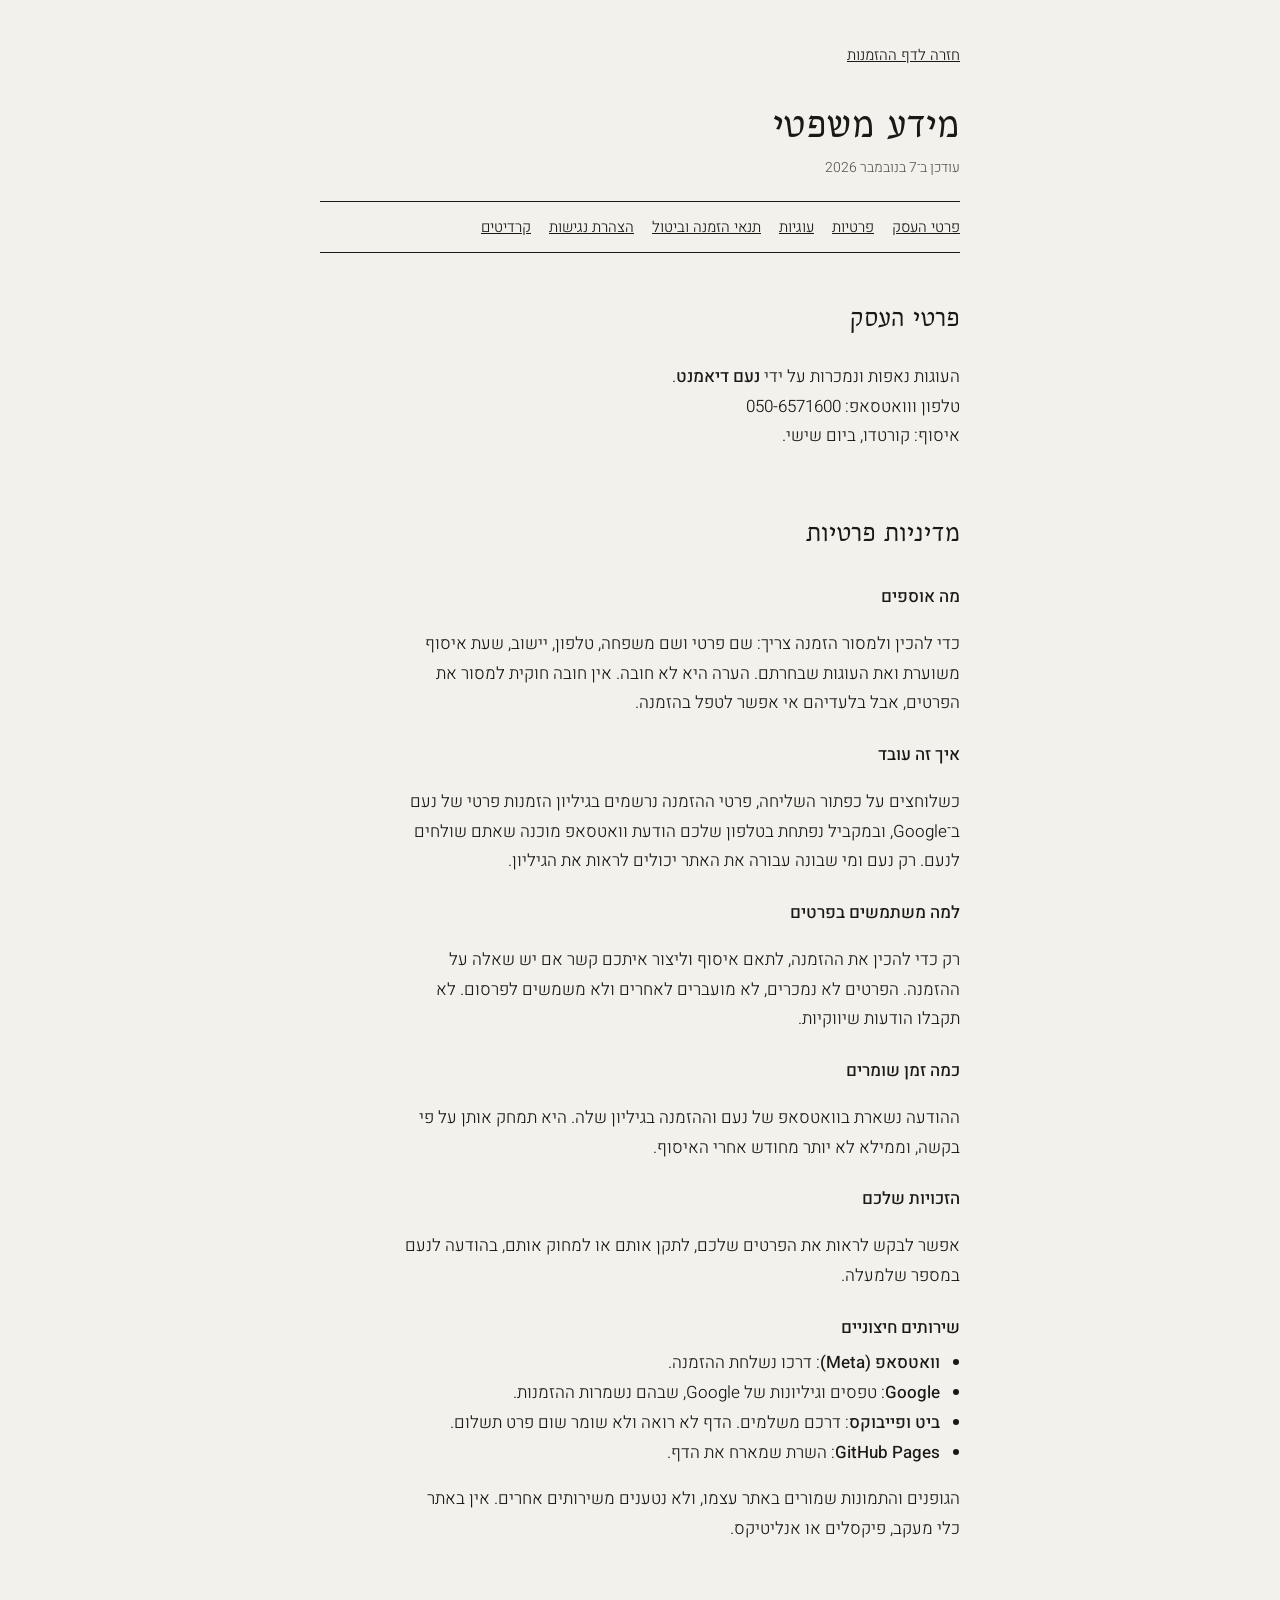
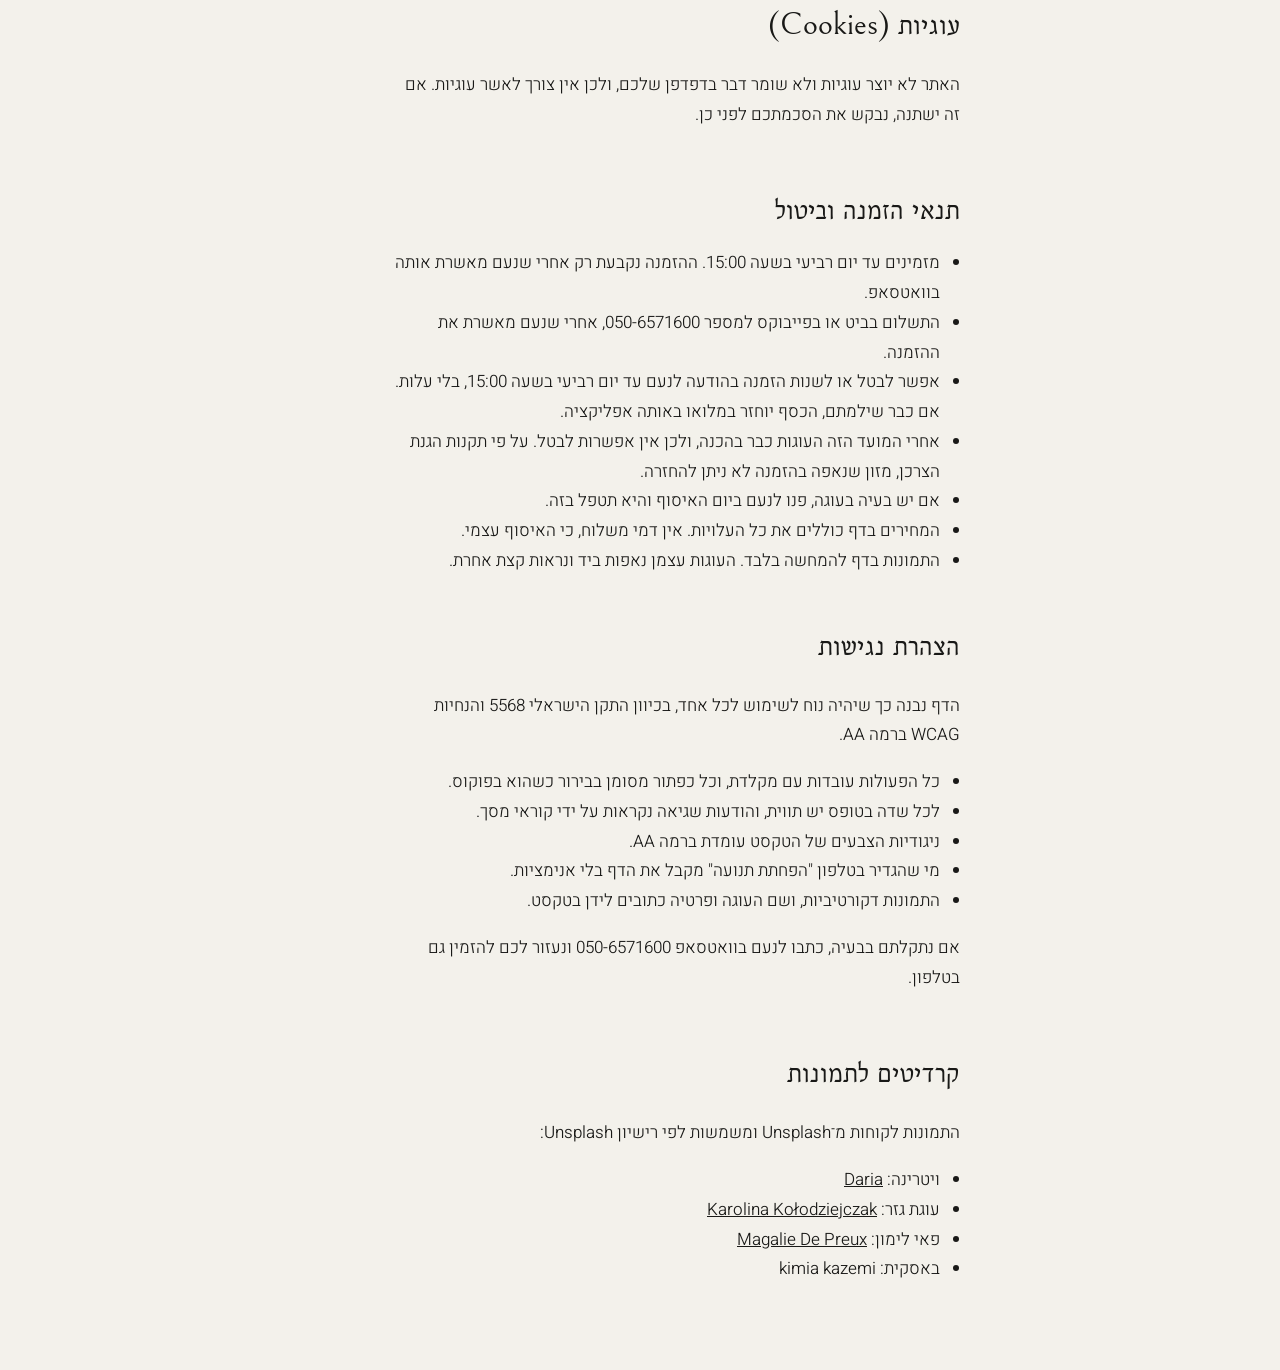
<file: noam/legal.html>
<!doctype html>
<html lang="he" dir="rtl">
<head>
<meta charset="utf-8">
<meta name="viewport" content="width=device-width,initial-scale=1,viewport-fit=cover">
<title>נעם דיאמנט · מידע משפטי</title>
<meta name="robots" content="noindex">
<link rel="stylesheet" href="fonts/fonts.css">
<style>
:root{--paper:#f3f1eb;--ink:#191917;--soft:#5f5b54;--display:Bellefair,Georgia,serif;--text:Heebo,system-ui,sans-serif}
*{box-sizing:border-box}
html,body{margin:0}
body{background:var(--paper);color:var(--ink);font-family:var(--text);font-weight:300;font-size:17px;line-height:1.75;
  padding-left:max(22px,env(safe-area-inset-left,0px));padding-right:max(22px,env(safe-area-inset-right,0px))}
main{max-width:640px;margin:0 auto;padding-block:40px 80px}
a{color:var(--ink)}
a:focus-visible{outline:2px solid var(--ink);outline-offset:3px}
.back{font-size:15px}
h1{font-family:var(--display);font-weight:400;font-size:48px;line-height:1.05;margin:28px 0 8px}
.upd{color:var(--soft);font-size:14px;margin:0 0 20px}
nav{display:flex;flex-wrap:wrap;gap:6px 18px;font-size:15px;border-block:1px solid var(--ink);padding-block:12px}
section{padding-top:36px}
h2{font-family:var(--display);font-weight:400;font-size:32px;margin:0 0 10px}
h3{font-size:17px;font-weight:500;margin:22px 0 4px}
p,li{max-width:62ch}
ul{padding-right:20px;margin:6px 0}
b{font-weight:500}
</style>
</head>
<body>
<main>
  <a class="back" href="./">חזרה לדף ההזמנות</a>
  <h1>מידע משפטי</h1>
  <p class="upd">עודכן ב־7 בנובמבר 2026</p>
  <nav aria-label="תוכן העמוד">
    <a href="#business">פרטי העסק</a>
    <a href="#privacy">פרטיות</a>
    <a href="#cookies">עוגיות</a>
    <a href="#terms">תנאי הזמנה וביטול</a>
    <a href="#access">הצהרת נגישות</a>
    <a href="#credits">קרדיטים</a>
  </nav>

  <section id="business" aria-labelledby="h-b">
    <h2 id="h-b">פרטי העסק</h2>
    <p>העוגות נאפות ונמכרות על ידי <b>נעם דיאמנט</b>.<br>
    טלפון ווואטסאפ: <span dir="ltr">050-6571600</span><br>
    איסוף: קורטדו, ביום שישי.</p>
  </section>

  <section id="privacy" aria-labelledby="h-p">
    <h2 id="h-p">מדיניות פרטיות</h2>
    <h3>מה אוספים</h3>
    <p>כדי להכין ולמסור הזמנה צריך: שם פרטי ושם משפחה, טלפון, יישוב, שעת איסוף משוערת ואת העוגות שבחרתם. הערה היא לא חובה. אין חובה חוקית למסור את הפרטים, אבל בלעדיהם אי אפשר לטפל בהזמנה.</p>
    <h3>איך זה עובד</h3>
    <p>כשלוחצים על כפתור השליחה, פרטי ההזמנה נרשמים בגיליון הזמנות פרטי של נעם ב־Google, ובמקביל נפתחת בטלפון שלכם הודעת וואטסאפ מוכנה שאתם שולחים לנעם. רק נעם ומי שבונה עבורה את האתר יכולים לראות את הגיליון.</p>
    <h3>למה משתמשים בפרטים</h3>
    <p>רק כדי להכין את ההזמנה, לתאם איסוף וליצור איתכם קשר אם יש שאלה על ההזמנה. הפרטים לא נמכרים, לא מועברים לאחרים ולא משמשים לפרסום. לא תקבלו הודעות שיווקיות.</p>
    <h3>כמה זמן שומרים</h3>
    <p>ההודעה נשארת בוואטסאפ של נעם וההזמנה בגיליון שלה. היא תמחק אותן על פי בקשה, וממילא לא יותר מחודש אחרי האיסוף.</p>
    <h3>הזכויות שלכם</h3>
    <p>אפשר לבקש לראות את הפרטים שלכם, לתקן אותם או למחוק אותם, בהודעה לנעם במספר שלמעלה.</p>
    <h3>שירותים חיצוניים</h3>
    <ul>
      <li><b>וואטסאפ (Meta)</b>: דרכו נשלחת ההזמנה.</li>
      <li><b>Google</b>: טפסים וגיליונות של Google, שבהם נשמרות ההזמנות.</li>
      <li><b>ביט ופייבוקס</b>: דרכם משלמים. הדף לא רואה ולא שומר שום פרט תשלום.</li>
      <li><b>GitHub Pages</b>: השרת שמארח את הדף.</li>
    </ul>
    <p>הגופנים והתמונות שמורים באתר עצמו, ולא נטענים משירותים אחרים. אין באתר כלי מעקב, פיקסלים או אנליטיקס.</p>
  </section>

  <section id="cookies" aria-labelledby="h-c">
    <h2 id="h-c">עוגיות (Cookies)</h2>
    <p>האתר לא יוצר עוגיות ולא שומר דבר בדפדפן שלכם, ולכן אין צורך לאשר עוגיות. אם זה ישתנה, נבקש את הסכמתכם לפני כן.</p>
  </section>

  <section id="terms" aria-labelledby="h-t">
    <h2 id="h-t">תנאי הזמנה וביטול</h2>
    <ul>
      <li>מזמינים עד יום רביעי בשעה 15:00. ההזמנה נקבעת רק אחרי שנעם מאשרת אותה בוואטסאפ.</li>
      <li>התשלום בביט או בפייבוקס למספר <span dir="ltr">050-6571600</span>, אחרי שנעם מאשרת את ההזמנה.</li>
      <li>אפשר לבטל או לשנות הזמנה בהודעה לנעם עד יום רביעי בשעה 15:00, בלי עלות. אם כבר שילמתם, הכסף יוחזר במלואו באותה אפליקציה.</li>
      <li>אחרי המועד הזה העוגות כבר בהכנה, ולכן אין אפשרות לבטל. על פי תקנות הגנת הצרכן, מזון שנאפה בהזמנה לא ניתן להחזרה.</li>
      <li>אם יש בעיה בעוגה, פנו לנעם ביום האיסוף והיא תטפל בזה.</li>
      <li>המחירים בדף כוללים את כל העלויות. אין דמי משלוח, כי האיסוף עצמי.</li>
      <li>התמונות בדף להמחשה בלבד. העוגות עצמן נאפות ביד ונראות קצת אחרת.</li>
    </ul>
  </section>

  <section id="access" aria-labelledby="h-a">
    <h2 id="h-a">הצהרת נגישות</h2>
    <p>הדף נבנה כך שיהיה נוח לשימוש לכל אחד, בכיוון התקן הישראלי 5568 והנחיות WCAG ברמה AA.</p>
    <ul>
      <li>כל הפעולות עובדות עם מקלדת, וכל כפתור מסומן בבירור כשהוא בפוקוס.</li>
      <li>לכל שדה בטופס יש תווית, והודעות שגיאה נקראות על ידי קוראי מסך.</li>
      <li>ניגודיות הצבעים של הטקסט עומדת ברמה AA.</li>
      <li>מי שהגדיר בטלפון "הפחתת תנועה" מקבל את הדף בלי אנימציות.</li>
      <li>התמונות דקורטיביות, ושם העוגה ופרטיה כתובים לידן בטקסט.</li>
    </ul>
    <p>אם נתקלתם בבעיה, כתבו לנעם בוואטסאפ <span dir="ltr">050-6571600</span> ונעזור לכם להזמין גם בטלפון.</p>
  </section>

  <section id="credits" aria-labelledby="h-cr">
    <h2 id="h-cr">קרדיטים לתמונות</h2>
    <p>התמונות לקוחות מ־Unsplash ומשמשות לפי רישיון Unsplash:</p>
    <ul>
      <li>ויטרינה: <a href="https://unsplash.com/photos/a-display-case-filled-with-lots-of-different-types-of-cakes-udCwacf3DNY">Daria</a></li>
      <li>עוגת גזר: <a href="https://unsplash.com/photos/brown-and-white-cake-on-clear-plastic-container-OXQALgjpwkc">Karolina Kołodziejczak</a></li>
      <li>פאי לימון: <a href="https://unsplash.com/photos/s7HKUEW744k">Magalie De Preux</a></li>
      <li>באסקית: kimia kazemi</li>
    </ul>
  </section>
</main>
</body>
</html>
</file>
<file: noam/fonts/fonts.css>
/* bellefair-hebrew-400-normal */
@font-face {
  font-family: Bellefair;
  font-style: normal;
  font-display: swap;
  font-weight: 400;
  src: url(bellefair-hebrew-400-normal.woff2) format('woff2');
  unicode-range: U+0307-0308,U+0590-05FF,U+200C-2010,U+20AA,U+25CC,U+FB1D-FB4F;
}
/* bellefair-latin-ext-400-normal */
@font-face {
  font-family: Bellefair;
  font-style: normal;
  font-display: swap;
  font-weight: 400;
  src: url(bellefair-latin-ext-400-normal.woff2) format('woff2');
  unicode-range: U+0100-02BA,U+02BD-02C5,U+02C7-02CC,U+02CE-02D7,U+02DD-02FF,U+0304,U+0308,U+0329,U+1D00-1DBF,U+1E00-1E9F,U+1EF2-1EFF,U+2020,U+20A0-20AB,U+20AD-20C0,U+2113,U+2C60-2C7F,U+A720-A7FF;
}
/* bellefair-latin-400-normal */
@font-face {
  font-family: Bellefair;
  font-style: normal;
  font-display: swap;
  font-weight: 400;
  src: url(bellefair-latin-400-normal.woff2) format('woff2');
  unicode-range: U+0000-00FF,U+0131,U+0152-0153,U+02BB-02BC,U+02C6,U+02DA,U+02DC,U+0304,U+0308,U+0329,U+2000-206F,U+20AC,U+2122,U+2191,U+2193,U+2212,U+2215,U+FEFF,U+FFFD;
}
/* heebo-hebrew-300-normal */
@font-face {
  font-family: Heebo;
  font-style: normal;
  font-display: swap;
  font-weight: 300;
  src: url(heebo-hebrew-300-normal.woff2) format('woff2');
  unicode-range: U+0307-0308,U+0590-05FF,U+200C-2010,U+20AA,U+25CC,U+FB1D-FB4F;
}
/* heebo-latin-ext-300-normal */
@font-face {
  font-family: Heebo;
  font-style: normal;
  font-display: swap;
  font-weight: 300;
  src: url(heebo-latin-ext-300-normal.woff2) format('woff2');
  unicode-range: U+0100-02BA,U+02BD-02C5,U+02C7-02CC,U+02CE-02D7,U+02DD-02FF,U+0304,U+0308,U+0329,U+1D00-1DBF,U+1E00-1E9F,U+1EF2-1EFF,U+2020,U+20A0-20AB,U+20AD-20C0,U+2113,U+2C60-2C7F,U+A720-A7FF;
}
/* heebo-latin-300-normal */
@font-face {
  font-family: Heebo;
  font-style: normal;
  font-display: swap;
  font-weight: 300;
  src: url(heebo-latin-300-normal.woff2) format('woff2');
  unicode-range: U+0000-00FF,U+0131,U+0152-0153,U+02BB-02BC,U+02C6,U+02DA,U+02DC,U+0304,U+0308,U+0329,U+2000-206F,U+20AC,U+2122,U+2191,U+2193,U+2212,U+2215,U+FEFF,U+FFFD;
}
/* heebo-hebrew-400-normal */
@font-face {
  font-family: Heebo;
  font-style: normal;
  font-display: swap;
  font-weight: 400;
  src: url(heebo-hebrew-400-normal.woff2) format('woff2');
  unicode-range: U+0307-0308,U+0590-05FF,U+200C-2010,U+20AA,U+25CC,U+FB1D-FB4F;
}
/* heebo-latin-ext-400-normal */
@font-face {
  font-family: Heebo;
  font-style: normal;
  font-display: swap;
  font-weight: 400;
  src: url(heebo-latin-ext-400-normal.woff2) format('woff2');
  unicode-range: U+0100-02BA,U+02BD-02C5,U+02C7-02CC,U+02CE-02D7,U+02DD-02FF,U+0304,U+0308,U+0329,U+1D00-1DBF,U+1E00-1E9F,U+1EF2-1EFF,U+2020,U+20A0-20AB,U+20AD-20C0,U+2113,U+2C60-2C7F,U+A720-A7FF;
}
/* heebo-latin-400-normal */
@font-face {
  font-family: Heebo;
  font-style: normal;
  font-display: swap;
  font-weight: 400;
  src: url(heebo-latin-400-normal.woff2) format('woff2');
  unicode-range: U+0000-00FF,U+0131,U+0152-0153,U+02BB-02BC,U+02C6,U+02DA,U+02DC,U+0304,U+0308,U+0329,U+2000-206F,U+20AC,U+2122,U+2191,U+2193,U+2212,U+2215,U+FEFF,U+FFFD;
}
/* heebo-hebrew-500-normal */
@font-face {
  font-family: Heebo;
  font-style: normal;
  font-display: swap;
  font-weight: 500;
  src: url(heebo-hebrew-500-normal.woff2) format('woff2');
  unicode-range: U+0307-0308,U+0590-05FF,U+200C-2010,U+20AA,U+25CC,U+FB1D-FB4F;
}
/* heebo-latin-ext-500-normal */
@font-face {
  font-family: Heebo;
  font-style: normal;
  font-display: swap;
  font-weight: 500;
  src: url(heebo-latin-ext-500-normal.woff2) format('woff2');
  unicode-range: U+0100-02BA,U+02BD-02C5,U+02C7-02CC,U+02CE-02D7,U+02DD-02FF,U+0304,U+0308,U+0329,U+1D00-1DBF,U+1E00-1E9F,U+1EF2-1EFF,U+2020,U+20A0-20AB,U+20AD-20C0,U+2113,U+2C60-2C7F,U+A720-A7FF;
}
/* heebo-latin-500-normal */
@font-face {
  font-family: Heebo;
  font-style: normal;
  font-display: swap;
  font-weight: 500;
  src: url(heebo-latin-500-normal.woff2) format('woff2');
  unicode-range: U+0000-00FF,U+0131,U+0152-0153,U+02BB-02BC,U+02C6,U+02DA,U+02DC,U+0304,U+0308,U+0329,U+2000-206F,U+20AC,U+2122,U+2191,U+2193,U+2212,U+2215,U+FEFF,U+FFFD;
}
</file>
